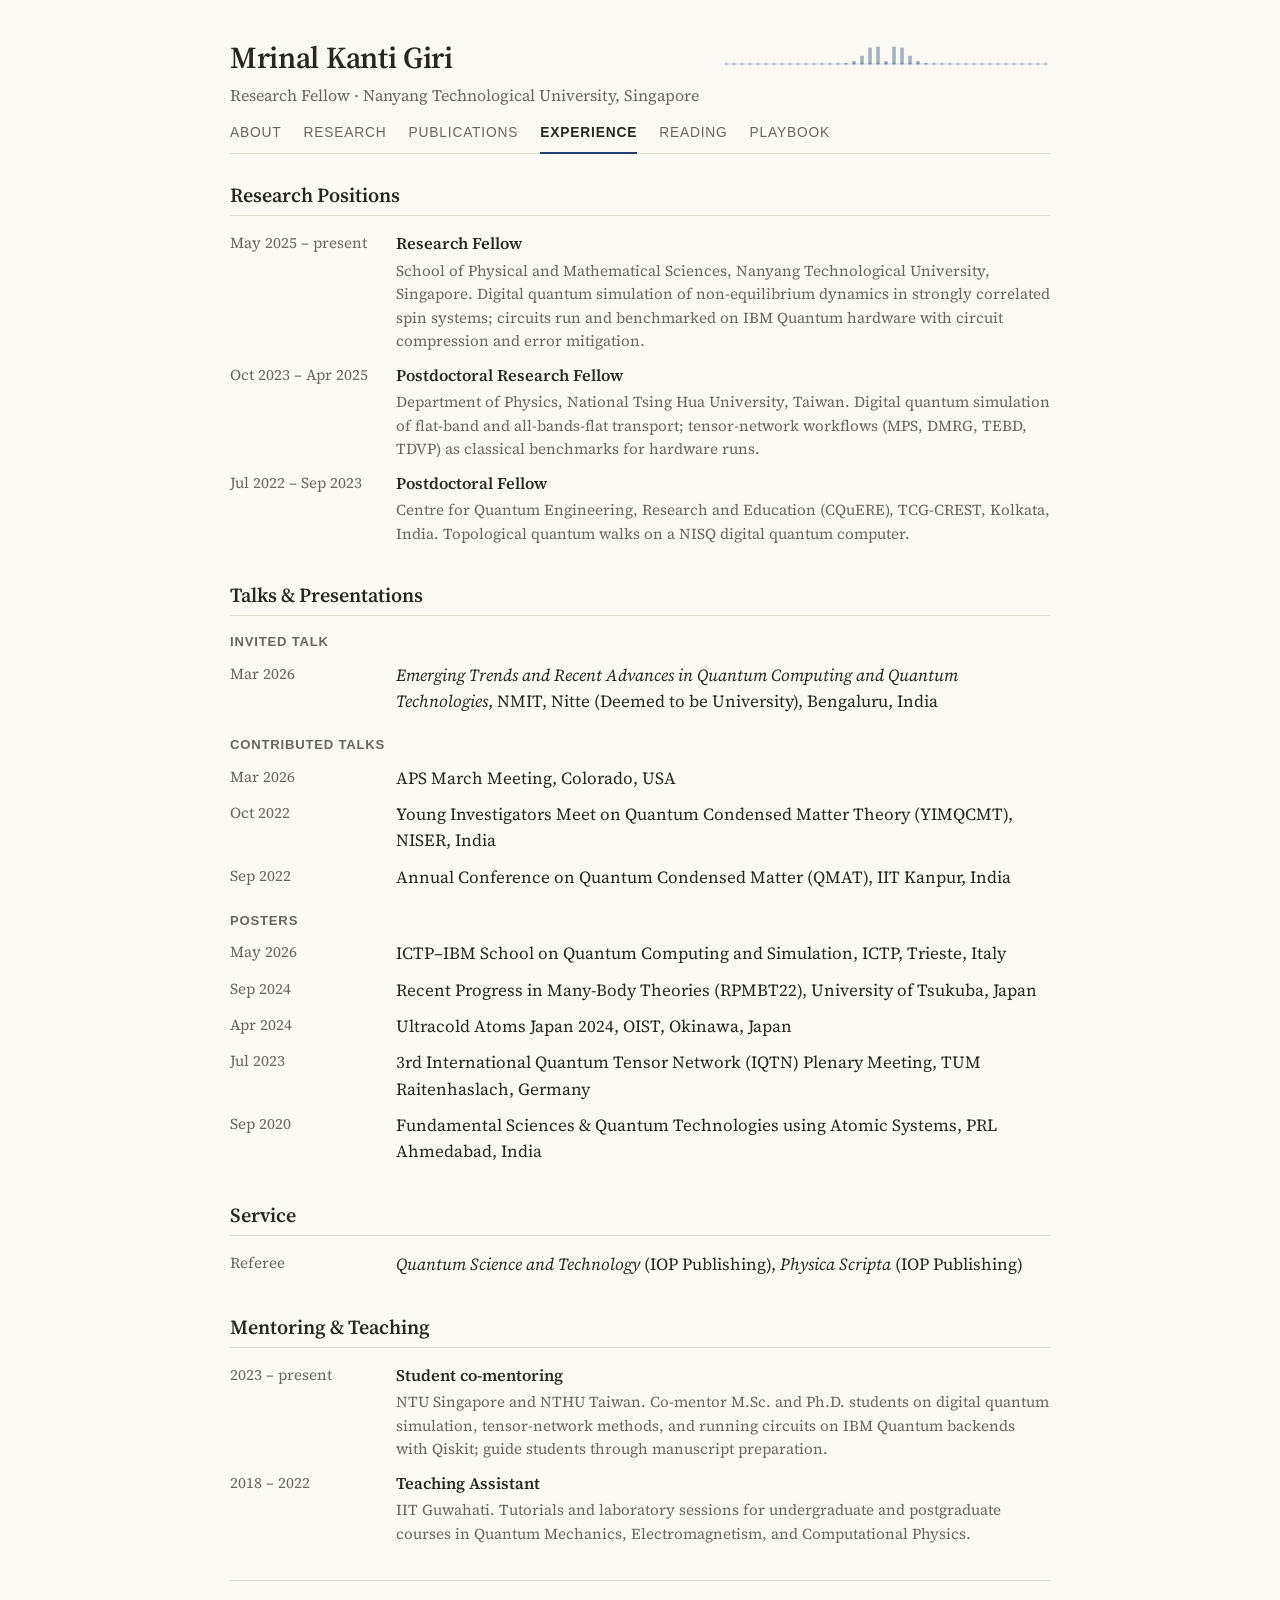
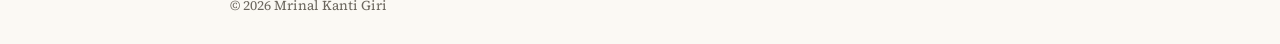
<file: experience.html>
<!DOCTYPE html>
<html lang="en">
<head>
<meta charset="UTF-8">
<meta name="viewport" content="width=device-width, initial-scale=1.0">
<title>Experience · Mrinal Kanti Giri</title>
<meta name="description" content="Research positions, talks, presentations, mentoring and teaching of Mrinal Kanti Giri (NTU Singapore, NTHU Taiwan, TCG-CREST India).">
<link rel="canonical" href="https://mrinal-phy.github.io/mrinal-kanti-giri.github.io/experience.html">
<link rel="icon" href="favicon.svg" type="image/svg+xml">
<link rel="preconnect" href="https://fonts.googleapis.com">
<link rel="preconnect" href="https://fonts.gstatic.com" crossorigin>
<link href="https://fonts.googleapis.com/css2?family=Source+Serif+4:ital,opsz,wght@0,8..60,400;0,8..60,600;1,8..60,400&family=Caveat:wght@600;700&display=swap" rel="stylesheet">
<link rel="stylesheet" href="style.css">
</head>
<body>
<div class="page">

<header>
<a class="site-name" href="index.html">Mrinal Kanti Giri</a>
<p class="site-tagline">Research Fellow · Nanyang Technological University, Singapore</p>
<nav aria-label="Main navigation">
<a href="index.html">About</a>
<a href="research.html">Research</a>
<a href="publications.html">Publications</a>
<a class="active" href="experience.html">Experience</a>
<a href="reading.html">Reading</a>
<a href="playbook.html">Playbook</a>
</nav>
</header>

<main>
<h2>Research Positions</h2>
<ul class="entries">
<li><span class="when">May 2025 – present</span><div><h3>Research Fellow</h3><p class="detail">School of Physical and Mathematical Sciences, Nanyang Technological University, Singapore. Digital quantum simulation of non-equilibrium dynamics in strongly correlated spin systems; circuits run and benchmarked on IBM Quantum hardware with circuit compression and error mitigation.</p></div></li>
<li><span class="when">Oct 2023 – Apr 2025</span><div><h3>Postdoctoral Research Fellow</h3><p class="detail">Department of Physics, National Tsing Hua University, Taiwan. Digital quantum simulation of flat-band and all-bands-flat transport; tensor-network workflows (MPS, DMRG, TEBD, TDVP) as classical benchmarks for hardware runs.</p></div></li>
<li><span class="when">Jul 2022 – Sep 2023</span><div><h3>Postdoctoral Fellow</h3><p class="detail">Centre for Quantum Engineering, Research and Education (CQuERE), TCG-CREST, Kolkata, India. Topological quantum walks on a NISQ digital quantum computer.</p></div></li>
</ul>

<h2>Talks &amp; Presentations</h2>
<h4>Invited talk</h4>
<ul class="entries">
<li><span class="when">Mar 2026</span><div><em>Emerging Trends and Recent Advances in Quantum Computing and Quantum Technologies</em>, NMIT, Nitte (Deemed to be University), Bengaluru, India</div></li>
</ul>
<h4>Contributed talks</h4>
<ul class="entries">
<li><span class="when">Mar 2026</span><div>APS March Meeting, Colorado, USA</div></li>
<li><span class="when">Oct 2022</span><div>Young Investigators Meet on Quantum Condensed Matter Theory (YIMQCMT), NISER, India</div></li>
<li><span class="when">Sep 2022</span><div>Annual Conference on Quantum Condensed Matter (QMAT), IIT Kanpur, India</div></li>
</ul>
<h4>Posters</h4>
<ul class="entries">
<li><span class="when">May 2026</span><div>ICTP–IBM School on Quantum Computing and Simulation, ICTP, Trieste, Italy</div></li>
<li><span class="when">Sep 2024</span><div>Recent Progress in Many-Body Theories (RPMBT22), University of Tsukuba, Japan</div></li>
<li><span class="when">Apr 2024</span><div>Ultracold Atoms Japan 2024, OIST, Okinawa, Japan</div></li>
<li><span class="when">Jul 2023</span><div>3rd International Quantum Tensor Network (IQTN) Plenary Meeting, TUM Raitenhaslach, Germany</div></li>
<li><span class="when">Sep 2020</span><div>Fundamental Sciences &amp; Quantum Technologies using Atomic Systems, PRL Ahmedabad, India</div></li>
</ul>

<h2>Service</h2>
<ul class="entries">
<li><span class="when">Referee</span><div><em>Quantum Science and Technology</em> (IOP Publishing), <em>Physica Scripta</em> (IOP Publishing)</div></li>
</ul>

<h2>Mentoring &amp; Teaching</h2>
<ul class="entries">
<li><span class="when">2023 – present</span><div><h3>Student co-mentoring</h3><p class="detail">NTU Singapore and NTHU Taiwan. Co-mentor M.Sc. and Ph.D. students on digital quantum simulation, tensor-network methods, and running circuits on IBM Quantum backends with Qiskit; guide students through manuscript preparation.</p></div></li>
<li><span class="when">2018 – 2022</span><div><h3>Teaching Assistant</h3><p class="detail">IIT Guwahati. Tutorials and laboratory sessions for undergraduate and postgraduate courses in Quantum Mechanics, Electromagnetism, and Computational Physics.</p></div></li>
</ul>
</main>

<footer>
<span>© 2026 Mrinal Kanti Giri</span>
</footer>

</div>
<script src="site.js" defer></script>
<script src="qside.js" defer></script>
<script src="qubi-scenes.js?v=20261016" defer></script>
<script src="qubi.js?v=20261016" defer></script>
</body>
</html>
</file>
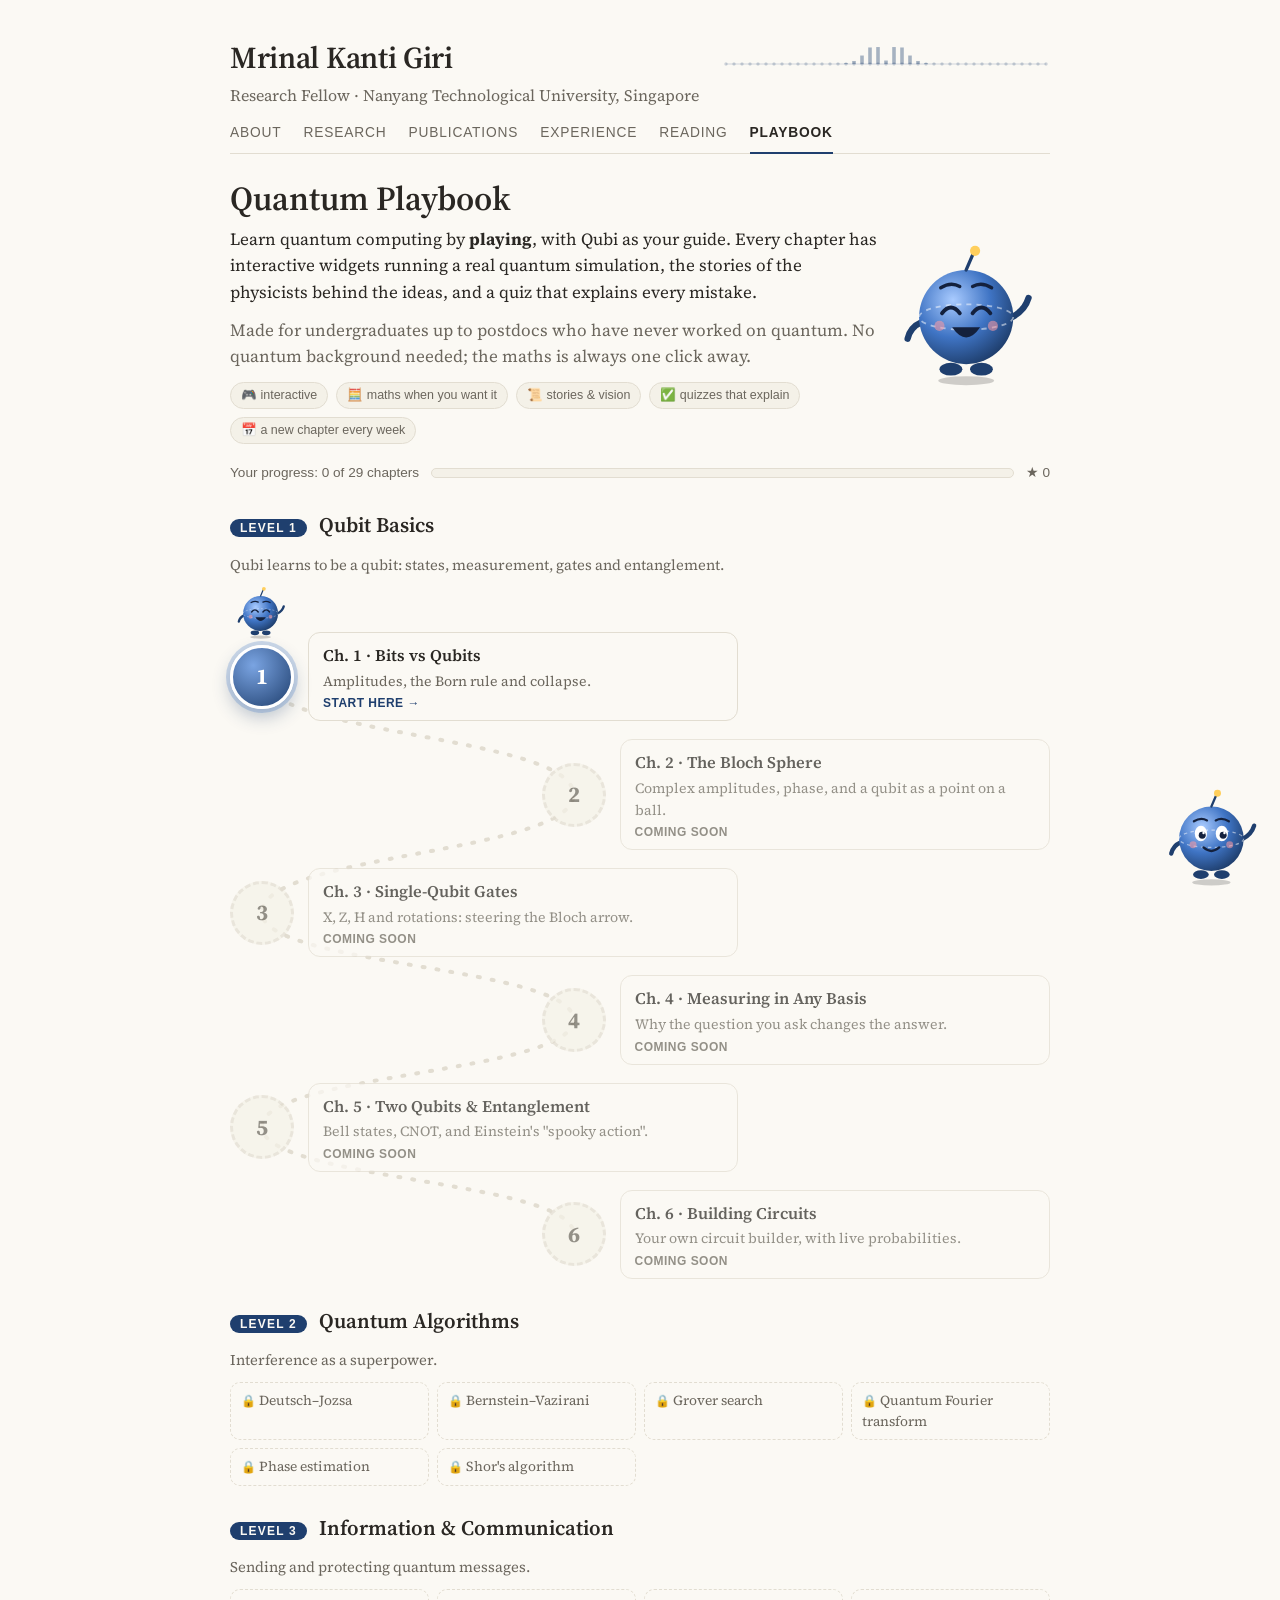
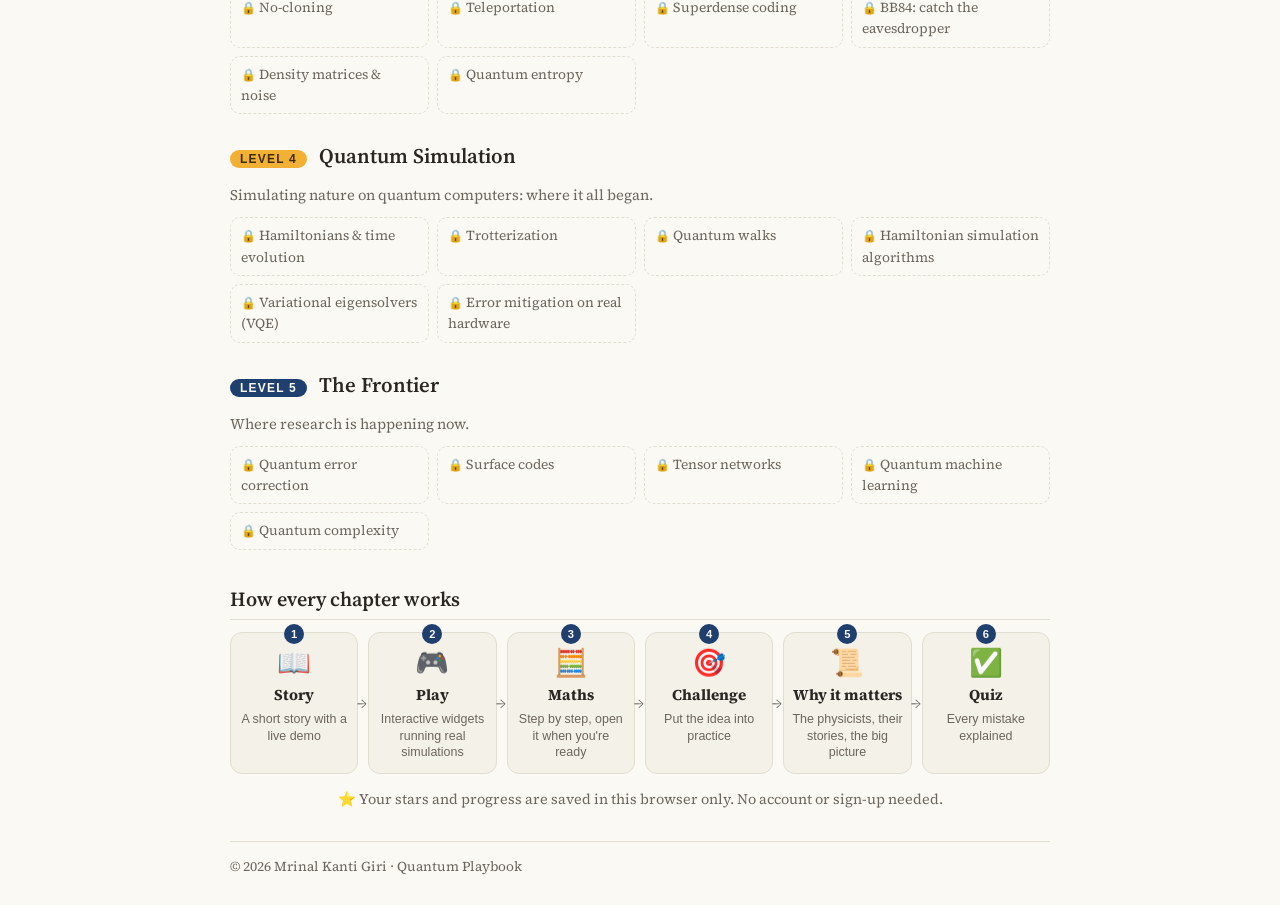
<file: playbook.html>
<!DOCTYPE html>
<html lang="en">
<head>
<meta charset="UTF-8">
<meta name="viewport" content="width=device-width, initial-scale=1.0">
<title>Quantum Playbook · Mrinal Kanti Giri</title>
<meta name="description" content="Quantum Playbook: learn quantum computing by playing, from your first qubit to Hamiltonian simulation. Interactive widgets, stories of the physicists, and quizzes that explain every mistake.">
<link rel="canonical" href="https://mrinal-phy.github.io/mrinal-kanti-giri.github.io/playbook.html">
<link rel="icon" href="favicon.svg" type="image/svg+xml">
<link rel="preconnect" href="https://fonts.googleapis.com">
<link rel="preconnect" href="https://fonts.gstatic.com" crossorigin>
<link href="https://fonts.googleapis.com/css2?family=Source+Serif+4:ital,opsz,wght@0,8..60,400;0,8..60,600;1,8..60,400&family=Caveat:wght@600;700&display=swap" rel="stylesheet">
<link rel="stylesheet" href="style.css">
<link rel="stylesheet" href="playbook/pb.css">
</head>
<body>
<div class="page">

<header>
<a class="site-name" href="index.html">Mrinal Kanti Giri</a>
<p class="site-tagline">Research Fellow · Nanyang Technological University, Singapore</p>
<nav aria-label="Main navigation">
<a href="index.html">About</a>
<a href="research.html">Research</a>
<a href="publications.html">Publications</a>
<a href="experience.html">Experience</a>
<a href="reading.html">Reading</a>
<a class="active" href="playbook.html">Playbook</a>
</nav>
</header>

<main>
<section class="pb-intro">
<div>
<h1>Quantum Playbook</h1>
<p>Learn quantum computing by <b>playing</b>, with Qubi as your guide. Every chapter has interactive widgets running a real quantum simulation, the stories of the physicists behind the ideas, and a quiz that explains every mistake.</p>
<p class="muted">Made for undergraduates up to postdocs who have never worked on quantum. No quantum background needed; the maths is always one click away.</p>
<div class="pb-badges"><span>🎮 interactive</span><span>🧮 maths when you want it</span><span>📜 stories &amp; vision</span><span>✅ quizzes that explain</span><span>📅 a new chapter every week</span></div>
</div>
<div class="qsay-face pb-hero" data-mood="excited"></div>
</section>

<div class="pb-progress"><span class="pb-progress-text">Your progress</span><div class="bar"><i style="width:0%"></i></div><span class="pb-stars-total"></span></div>

<div class="pb-map" id="pb-map"></div>

<section class="pb-how">
<h2>How every chapter works</h2>
<ol class="pb-steps">
<li><span class="ico">📖</span><b>Story</b><span>A short story with a live demo</span></li>
<li><span class="ico">🎮</span><b>Play</b><span>Interactive widgets running real simulations</span></li>
<li><span class="ico">🧮</span><b>Maths</b><span>Step by step, open it when you're ready</span></li>
<li><span class="ico">🎯</span><b>Challenge</b><span>Put the idea into practice</span></li>
<li><span class="ico">📜</span><b>Why it matters</b><span>The physicists, their stories, the big picture</span></li>
<li><span class="ico">✅</span><b>Quiz</b><span>Every mistake explained</span></li>
</ol>
<p class="pb-how-note">⭐ Your stars and progress are saved in this browser only. No account or sign-up needed.</p>
</section>
</main>

<footer>
<span>© 2026 Mrinal Kanti Giri · Quantum Playbook</span>
</footer>

</div>

<script>
// Curriculum. "ready: true" chapters are published; the rest show as coming soon.
var PB_LEVELS = [
  { n: 1, title: 'Qubit Basics', blurb: 'Qubi learns to be a qubit: states, measurement, gates and entanglement.', chapters: [
    { id: 'ch1', href: 'playbook/ch1-qubits.html', title: 'Bits vs Qubits', blurb: 'Amplitudes, the Born rule and collapse.', ready: true },
    { id: 'ch2', title: 'The Bloch Sphere', blurb: 'Complex amplitudes, phase, and a qubit as a point on a ball.' },
    { id: 'ch3', title: 'Single-Qubit Gates', blurb: 'X, Z, H and rotations: steering the Bloch arrow.' },
    { id: 'ch4', title: 'Measuring in Any Basis', blurb: 'Why the question you ask changes the answer.' },
    { id: 'ch5', title: 'Two Qubits & Entanglement', blurb: 'Bell states, CNOT, and Einstein\'s "spooky action".' },
    { id: 'ch6', title: 'Building Circuits', blurb: 'Your own circuit builder, with live probabilities.' }
  ] },
  { n: 2, title: 'Quantum Algorithms', blurb: 'Interference as a superpower.', locked: ['Deutsch–Jozsa', 'Bernstein–Vazirani', 'Grover search', 'Quantum Fourier transform', 'Phase estimation', 'Shor\'s algorithm'] },
  { n: 3, title: 'Information & Communication', blurb: 'Sending and protecting quantum messages.', locked: ['No-cloning', 'Teleportation', 'Superdense coding', 'BB84: catch the eavesdropper', 'Density matrices & noise', 'Quantum entropy'] },
  { n: 4, title: 'Quantum Simulation', blurb: 'Simulating nature on quantum computers: where it all began.', special: true, locked: ['Hamiltonians & time evolution', 'Trotterization', 'Quantum walks', 'Hamiltonian simulation algorithms', 'Variational eigensolvers (VQE)', 'Error mitigation on real hardware'] },
  { n: 5, title: 'The Frontier', blurb: 'Where research is happening now.', locked: ['Quantum error correction', 'Surface codes', 'Tensor networks', 'Quantum machine learning', 'Quantum complexity'] }
];

(function () {
  var prog = {};
  try { prog = JSON.parse(localStorage.getItem('pb-progress') || '{}'); } catch (e) {}
  var map = document.getElementById('pb-map'), current = null, total = 0, done = 0, stars = 0;
  PB_LEVELS.forEach(function (L) {
    var sec = document.createElement('section');
    sec.className = 'pb-level' + (L.special ? ' special' : '');
    sec.innerHTML = '<div class="pb-level-head"><span class="lvl">Level ' + L.n + '</span><h2>' + L.title + '</h2><p>' + L.blurb + '</p></div>';
    if (L.chapters) {
      var ol = document.createElement('ol'); ol.className = 'pb-path';
      L.chapters.forEach(function (c, i) {
        total++;
        var p = prog[c.id], li = document.createElement('li');
        var state = p ? 'done' : c.ready ? 'available' : 'soon';
        if (p) { done++; stars += p.stars || 0; }
        if (!current && c.ready && !p) current = li;
        li.className = 'pb-node ' + state;
        var st = state === 'done' ? '★★★'.slice(0, p.stars) + '☆☆☆'.slice(p.stars) + '  ·  ' + p.score + '/' + p.total + ' in the quiz'
               : state === 'available' ? 'START HERE →' : 'COMING SOON';
        var inner = '<h3>Ch. ' + (i + 1) + ' · ' + c.title + '</h3><p>' + c.blurb + '</p><span class="st">' + st + '</span>';
        li.innerHTML = '<div class="pb-dot">' + (state === 'done' ? '✓' : i + 1) + '</div>' +
          (c.ready ? '<a class="pb-card" href="' + c.href + '">' + inner + '</a>' : '<div class="pb-card">' + inner + '</div>');
        ol.appendChild(li);
      });
      sec.appendChild(ol);
    } else {
      total += L.locked.length;
      var g = document.createElement('div'); g.className = 'pb-locked';
      L.locked.forEach(function (t) { var s = document.createElement('span'); s.textContent = t; g.appendChild(s); });
      sec.appendChild(g);
    }
    map.appendChild(sec);
  });
  document.querySelector('.pb-progress .bar i').style.width = (done / total * 100) + '%';
  document.querySelector('.pb-progress-text').textContent = 'Your progress: ' + done + ' of ' + total + ' chapters';
  document.querySelector('.pb-stars-total').textContent = '★ ' + stars;

  // dotted path connecting the chapter dots
  function drawPaths() {
    document.querySelectorAll('.pb-path').forEach(function (ol) {
      var old = ol.querySelector('.pb-path-svg'); if (old) old.remove();
      var dots = [].slice.call(ol.querySelectorAll('.pb-dot')), r0 = ol.getBoundingClientRect();
      var pts = dots.map(function (d) { var r = d.getBoundingClientRect(); return [r.left - r0.left + r.width / 2, r.top - r0.top + r.height / 2]; });
      var d = 'M' + pts[0][0] + ' ' + pts[0][1];
      for (var i = 1; i < pts.length; i++) {
        var a = pts[i - 1], b = pts[i], my = (a[1] + b[1]) / 2;
        d += ' C' + a[0] + ' ' + my + ' ' + b[0] + ' ' + my + ' ' + b[0] + ' ' + b[1];
      }
      ol.insertAdjacentHTML('afterbegin', '<svg class="pb-path-svg" aria-hidden="true"><path d="' + d + '"/></svg>');
    });
  }
  window.addEventListener('load', drawPaths);
  window.addEventListener('resize', drawPaths);

  // Qubi stands on the next chapter to play
  function placeQubi() {
    if (!window.QubiAPI) return;
    document.querySelector('.pb-hero').innerHTML = QubiAPI.svg();
    if (current) {
      var h = document.createElement('div'); h.className = 'pb-here'; h.setAttribute('data-mood', 'excited');
      h.innerHTML = QubiAPI.svg(); current.appendChild(h);
    }
  }
  if (document.readyState === 'complete') placeQubi(); else window.addEventListener('load', placeQubi);
})();
</script>
<script src="site.js" defer></script>
<script src="qubi.js?v=20261016" defer></script>
</body>
</html>
</file>
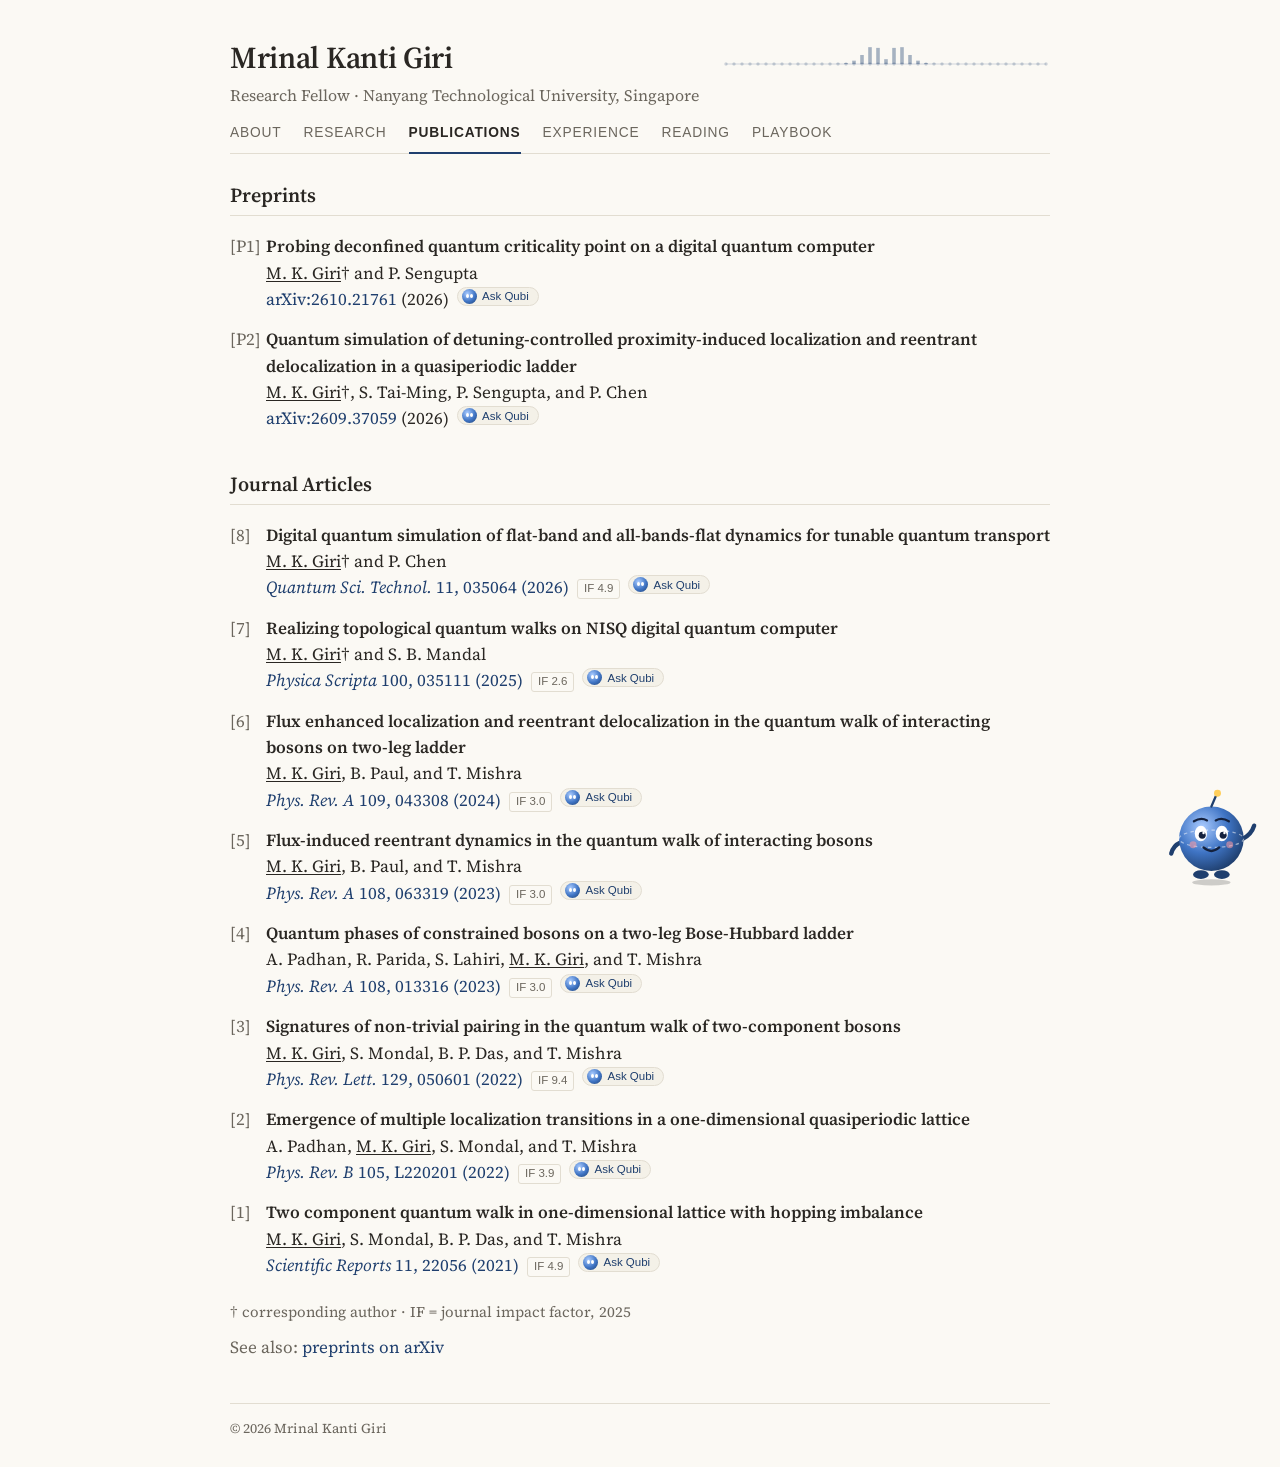
<file: publications.html>
<!DOCTYPE html>
<html lang="en">
<head>
<meta charset="UTF-8">
<meta name="viewport" content="width=device-width, initial-scale=1.0">
<title>Publications · Mrinal Kanti Giri</title>
<meta name="description" content="Publications of Mrinal Kanti Giri: Physical Review Letters, Physical Review A/B, Quantum Science and Technology, Physica Scripta, Scientific Reports, and arXiv preprints.">
<link rel="canonical" href="https://mrinal-phy.github.io/mrinal-kanti-giri.github.io/publications.html">
<link rel="icon" href="favicon.svg" type="image/svg+xml">
<link rel="preconnect" href="https://fonts.googleapis.com">
<link rel="preconnect" href="https://fonts.gstatic.com" crossorigin>
<link href="https://fonts.googleapis.com/css2?family=Source+Serif+4:ital,opsz,wght@0,8..60,400;0,8..60,600;1,8..60,400&family=Caveat:wght@600;700&display=swap" rel="stylesheet">
<link rel="stylesheet" href="style.css">
</head>
<body>
<div class="page">

<header>
<a class="site-name" href="index.html">Mrinal Kanti Giri</a>
<p class="site-tagline">Research Fellow · Nanyang Technological University, Singapore</p>
<nav aria-label="Main navigation">
<a href="index.html">About</a>
<a href="research.html">Research</a>
<a class="active" href="publications.html">Publications</a>
<a href="experience.html">Experience</a>
<a href="reading.html">Reading</a>
<a href="playbook.html">Playbook</a>
</nav>
</header>

<main>
<h2>Preprints</h2>
<ol class="pubs preprints">
<li>
<span class="title">Probing deconfined quantum criticality point on a digital quantum computer</span><br>
<span class="me">M. K. Giri</span>† and P. Sengupta<br>
<a href="https://arxiv.org/abs/2610.21761" target="_blank" rel="noopener">arXiv:2610.21761</a> (2026)
</li>
<li>
<span class="title">Quantum simulation of detuning-controlled proximity-induced localization and reentrant delocalization in a quasiperiodic ladder</span><br>
<span class="me">M. K. Giri</span>†, S. Tai-Ming, P. Sengupta, and P. Chen<br>
<a href="https://arxiv.org/abs/2609.37059" target="_blank" rel="noopener">arXiv:2609.37059</a> (2026)
</li>
</ol>

<h2>Journal Articles</h2>
<!-- When adding a paper at the top, raise counter-reset in style.css (.pubs) to the new total + 1 -->
<ol class="pubs">
<li>
<span class="title">Digital quantum simulation of flat-band and all-bands-flat dynamics for tunable quantum transport</span><br>
<span class="me">M. K. Giri</span>† and P. Chen<br>
<a href="https://doi.org/10.1088/2058-9565/ae9007" target="_blank" rel="noopener"><span class="venue">Quantum Sci. Technol.</span> 11, 035064 (2026)</a> <span class="if">IF 4.9</span>
</li>
<li>
<span class="title">Realizing topological quantum walks on NISQ digital quantum computer</span><br>
<span class="me">M. K. Giri</span>† and S. B. Mandal<br>
<a href="https://doi.org/10.1088/1402-4896/adb244" target="_blank" rel="noopener"><span class="venue">Physica Scripta</span> 100, 035111 (2025)</a> <span class="if">IF 2.6</span>
</li>
<li>
<span class="title">Flux enhanced localization and reentrant delocalization in the quantum walk of interacting bosons on two-leg ladder</span><br>
<span class="me">M. K. Giri</span>, B. Paul, and T. Mishra<br>
<a href="https://doi.org/10.1103/PhysRevA.109.043308" target="_blank" rel="noopener"><span class="venue">Phys. Rev. A</span> 109, 043308 (2024)</a> <span class="if">IF 3.0</span>
</li>
<li>
<span class="title">Flux-induced reentrant dynamics in the quantum walk of interacting bosons</span><br>
<span class="me">M. K. Giri</span>, B. Paul, and T. Mishra<br>
<a href="https://doi.org/10.1103/PhysRevA.108.063319" target="_blank" rel="noopener"><span class="venue">Phys. Rev. A</span> 108, 063319 (2023)</a> <span class="if">IF 3.0</span>
</li>
<li>
<span class="title">Quantum phases of constrained bosons on a two-leg Bose-Hubbard ladder</span><br>
A. Padhan, R. Parida, S. Lahiri, <span class="me">M. K. Giri</span>, and T. Mishra<br>
<a href="https://doi.org/10.1103/PhysRevA.108.013316" target="_blank" rel="noopener"><span class="venue">Phys. Rev. A</span> 108, 013316 (2023)</a> <span class="if">IF 3.0</span>
</li>
<li>
<span class="title">Signatures of non-trivial pairing in the quantum walk of two-component bosons</span><br>
<span class="me">M. K. Giri</span>, S. Mondal, B. P. Das, and T. Mishra<br>
<a href="https://doi.org/10.1103/PhysRevLett.129.050601" target="_blank" rel="noopener"><span class="venue">Phys. Rev. Lett.</span> 129, 050601 (2022)</a> <span class="if">IF 9.4</span>
</li>
<li>
<span class="title">Emergence of multiple localization transitions in a one-dimensional quasiperiodic lattice</span><br>
A. Padhan, <span class="me">M. K. Giri</span>, S. Mondal, and T. Mishra<br>
<a href="https://doi.org/10.1103/PhysRevB.105.L220201" target="_blank" rel="noopener"><span class="venue">Phys. Rev. B</span> 105, L220201 (2022)</a> <span class="if">IF 3.9</span>
</li>
<li>
<span class="title">Two component quantum walk in one-dimensional lattice with hopping imbalance</span><br>
<span class="me">M. K. Giri</span>, S. Mondal, B. P. Das, and T. Mishra<br>
<a href="https://doi.org/10.1038/s41598-021-01230-5" target="_blank" rel="noopener"><span class="venue">Scientific Reports</span> 11, 22056 (2021)</a> <span class="if">IF 4.9</span>
</li>
</ol>
<p class="pub-note" style="margin-top:16px">† corresponding author · IF = journal impact factor, 2025</p>
<p class="muted">See also: <a href="https://arxiv.org/search/?query=Mrinal+Kanti+Giri&amp;searchtype=author" target="_blank" rel="noopener">preprints on arXiv</a></p>
</main>

<footer>
<span>© 2026 Mrinal Kanti Giri</span>
</footer>

</div>
<script src="site.js" defer></script>
<script src="qside.js" defer></script>
<script src="qubi-scenes.js?v=20261016" defer></script>
<script src="qubi.js?v=20261016" defer></script>
</body>
</html>
</file>
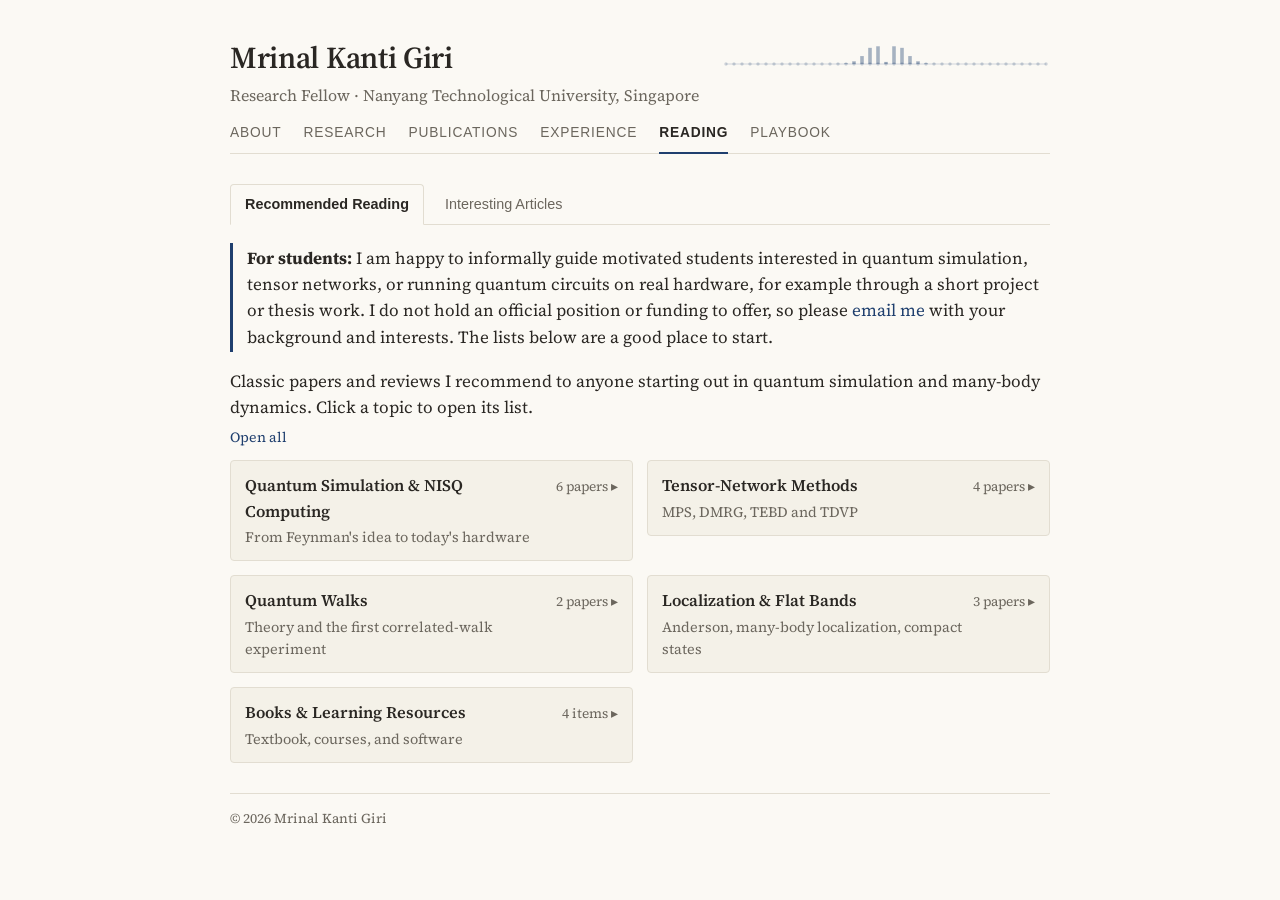
<file: reading.html>
<!DOCTYPE html>
<html lang="en">
<head>
<meta charset="UTF-8">
<meta name="viewport" content="width=device-width, initial-scale=1.0">
<title>Reading · Mrinal Kanti Giri</title>
<meta name="description" content="Recommended reading and interesting recent articles on quantum simulation, NISQ computing, tensor networks, quantum walks, and localization, curated by Mrinal Kanti Giri.">
<link rel="canonical" href="https://mrinal-phy.github.io/mrinal-kanti-giri.github.io/reading.html">
<link rel="icon" href="favicon.svg" type="image/svg+xml">
<link rel="preconnect" href="https://fonts.googleapis.com">
<link rel="preconnect" href="https://fonts.gstatic.com" crossorigin>
<link href="https://fonts.googleapis.com/css2?family=Source+Serif+4:ital,opsz,wght@0,8..60,400;0,8..60,600;1,8..60,400&family=Caveat:wght@600;700&display=swap" rel="stylesheet">
<link rel="stylesheet" href="style.css">
<script>document.documentElement.classList.add('js');</script>
</head>
<body>
<div class="page">

<header>
<a class="site-name" href="index.html">Mrinal Kanti Giri</a>
<p class="site-tagline">Research Fellow · Nanyang Technological University, Singapore</p>
<nav aria-label="Main navigation">
<a href="index.html">About</a>
<a href="research.html">Research</a>
<a href="publications.html">Publications</a>
<a href="experience.html">Experience</a>
<a class="active" href="reading.html">Reading</a>
<a href="playbook.html">Playbook</a>
</nav>
</header>

<main>
<div class="tabs" role="tablist" aria-label="Reading lists">
<button class="tab" role="tab" id="tab-recommended" aria-controls="recommended" aria-selected="true">Recommended Reading</button>
<button class="tab" role="tab" id="tab-articles" aria-controls="articles" aria-selected="false">Interesting Articles</button>
</div>

<!-- ============ Tab 1: Recommended reading ============ -->
<section class="tab-panel" id="recommended" role="tabpanel" aria-labelledby="tab-recommended">
<p class="student-note"><strong>For students:</strong> I am happy to informally guide motivated students interested in quantum simulation, tensor networks, or running quantum circuits on real hardware, for example through a short project or thesis work. I do not hold an official position or funding to offer, so please <a href="mailto:mrinalphy333@gmail.com">email me</a> with your background and interests. The lists below are a good place to start.</p>
<p>Classic papers and reviews I recommend to anyone starting out in quantum simulation and many-body dynamics. Click a topic to open its list.</p>
<p class="topic-tools"><button type="button" data-toggle-all>Open all</button></p>

<div class="topic-grid">

<details class="topic">
<summary><span><h3>Quantum Simulation &amp; NISQ Computing</h3><span class="blurb">From Feynman's idea to today's hardware</span></span><span class="count">6 papers</span></summary>
<ul class="reading">
<li><a href="https://doi.org/10.1007/BF02650179" target="_blank" rel="noopener">Simulating physics with computers</a><br>
<span class="cite">R. P. Feynman, <em>Int. J. Theor. Phys.</em> 21, 467 (1982)</span><br>
<span class="why">Where the idea of a quantum simulator began.</span></li>
<li><a href="https://doi.org/10.1126/science.273.5278.1073" target="_blank" rel="noopener">Universal quantum simulators</a><br>
<span class="cite">S. Lloyd, <em>Science</em> 273, 1073 (1996)</span><br>
<span class="why">Shows that local Hamiltonians can be simulated efficiently with Trotterized circuits, the basis of digital quantum simulation.</span></li>
<li><a href="https://doi.org/10.1103/RevModPhys.86.153" target="_blank" rel="noopener">Quantum simulation</a><br>
<span class="cite">I. M. Georgescu, S. Ashhab, and F. Nori, <em>Rev. Mod. Phys.</em> 86, 153 (2014)</span><br>
<span class="why">A broad review of analog and digital quantum simulation.</span></li>
<li><a href="https://doi.org/10.22331/q-2018-08-06-79" target="_blank" rel="noopener">Quantum computing in the NISQ era and beyond</a><br>
<span class="cite">J. Preskill, <em>Quantum</em> 2, 79 (2018)</span><br>
<span class="why">The paper that named the NISQ era and set out what near-term devices can do.</span></li>
<li><a href="https://doi.org/10.1103/PhysRevLett.119.180509" target="_blank" rel="noopener">Error mitigation for short-depth quantum circuits</a><br>
<span class="cite">K. Temme, S. Bravyi, and J. M. Gambetta, <em>Phys. Rev. Lett.</em> 119, 180509 (2017)</span><br>
<span class="why">Introduces zero-noise extrapolation, now standard in hardware experiments.</span></li>
<li><a href="https://doi.org/10.1038/s41586-023-06096-3" target="_blank" rel="noopener">Evidence for the utility of quantum computing before fault tolerance</a><br>
<span class="cite">Y. Kim <em>et al.</em>, <em>Nature</em> 618, 500 (2023)</span><br>
<span class="why">Large-scale many-body dynamics on an IBM processor with error mitigation.</span></li>
</ul>
</details>

<details class="topic">
<summary><span><h3>Tensor-Network Methods</h3><span class="blurb">MPS, DMRG, TEBD and TDVP</span></span><span class="count">4 papers</span></summary>
<ul class="reading">
<li><a href="https://doi.org/10.1016/j.aop.2014.06.013" target="_blank" rel="noopener">A practical introduction to tensor networks: Matrix product states and projected entangled pair states</a><br>
<span class="cite">R. Orús, <em>Ann. Phys.</em> 349, 117 (2014)</span><br>
<span class="why">The friendliest entry point to tensor networks.</span></li>
<li><a href="https://doi.org/10.1016/j.aop.2010.09.012" target="_blank" rel="noopener">The density-matrix renormalization group in the age of matrix product states</a><br>
<span class="cite">U. Schollwöck, <em>Ann. Phys.</em> 326, 96 (2011)</span><br>
<span class="why">The standard reference for DMRG and MPS algorithms.</span></li>
<li><a href="https://doi.org/10.1103/PhysRevLett.93.040502" target="_blank" rel="noopener">Efficient simulation of one-dimensional quantum many-body systems</a><br>
<span class="cite">G. Vidal, <em>Phys. Rev. Lett.</em> 93, 040502 (2004)</span><br>
<span class="why">Introduces TEBD for real-time evolution.</span></li>
<li><a href="https://doi.org/10.1103/PhysRevB.94.165116" target="_blank" rel="noopener">Unifying time evolution and optimization with matrix product states</a><br>
<span class="cite">J. Haegeman <em>et al.</em>, <em>Phys. Rev. B</em> 94, 165116 (2016)</span><br>
<span class="why">The TDVP algorithm for MPS.</span></li>
</ul>
</details>

<details class="topic">
<summary><span><h3>Quantum Walks</h3><span class="blurb">Theory and the first correlated-walk experiment</span></span><span class="count">2 papers</span></summary>
<ul class="reading">
<li><a href="https://doi.org/10.1103/PhysRevLett.102.180501" target="_blank" rel="noopener">Universal computation by quantum walk</a><br>
<span class="cite">A. M. Childs, <em>Phys. Rev. Lett.</em> 102, 180501 (2009)</span><br>
<span class="why">Why continuous-time quantum walks matter for computation.</span></li>
<li><a href="https://doi.org/10.1126/science.1260364" target="_blank" rel="noopener">Strongly correlated quantum walks in optical lattices</a><br>
<span class="cite">P. M. Preiss <em>et al.</em>, <em>Science</em> 347, 1229 (2015)</span><br>
<span class="why">Experiment showing interacting two-particle quantum walks and bound pairs.</span></li>
</ul>
</details>

<details class="topic">
<summary><span><h3>Localization &amp; Flat Bands</h3><span class="blurb">Anderson, many-body localization, compact states</span></span><span class="count">3 papers</span></summary>
<ul class="reading">
<li><a href="https://doi.org/10.1103/PhysRev.109.1492" target="_blank" rel="noopener">Absence of diffusion in certain random lattices</a><br>
<span class="cite">P. W. Anderson, <em>Phys. Rev.</em> 109, 1492 (1958)</span><br>
<span class="why">The original paper on Anderson localization.</span></li>
<li><a href="https://doi.org/10.1103/RevModPhys.91.021001" target="_blank" rel="noopener">Colloquium: Many-body localization, thermalization, and entanglement</a><br>
<span class="cite">D. A. Abanin, E. Altman, I. Bloch, and M. Serbyn, <em>Rev. Mod. Phys.</em> 91, 021001 (2019)</span><br>
<span class="why">A readable overview of localization in interacting systems.</span></li>
<li><a href="https://doi.org/10.1080/23746149.2018.1473052" target="_blank" rel="noopener">Artificial flat band systems: from lattice models to experiments</a><br>
<span class="cite">D. Leykam, A. Andreanov, and S. Flach, <em>Adv. Phys. X</em> 3, 1473052 (2018)</span><br>
<span class="why">Compact localized states and flat-band lattices.</span></li>
</ul>
</details>

<details class="topic">
<summary><span><h3>Books &amp; Learning Resources</h3><span class="blurb">Textbook, courses, and software</span></span><span class="count">4 items</span></summary>
<ul class="reading">
<li><a href="https://doi.org/10.1017/CBO9780511976667" target="_blank" rel="noopener">Quantum Computation and Quantum Information</a>, M. A. Nielsen and I. L. Chuang (Cambridge University Press)<br>
<span class="why">The standard textbook.</span></li>
<li><a href="https://quantum.cloud.ibm.com/learning" target="_blank" rel="noopener">IBM Quantum Learning</a><br>
<span class="why">Free hands-on courses on Qiskit and running circuits on real hardware.</span></li>
<li><a href="https://scipost.org/SciPostPhysLectNotes.5" target="_blank" rel="noopener">Efficient numerical simulations with tensor networks: TeNPy</a>, J. Hauschild and F. Pollmann, <em>SciPost Phys. Lect. Notes</em> 5 (2018)<br>
<span class="why">Lecture notes with a practical Python library (<a href="https://tenpy.readthedocs.io" target="_blank" rel="noopener">TeNPy</a>); see also <a href="https://itensor.org" target="_blank" rel="noopener">ITensor</a>.</span></li>
<li>New papers daily: <a href="https://arxiv.org/list/quant-ph/new" target="_blank" rel="noopener">arXiv quant-ph</a> · <a href="https://arxiv.org/list/cond-mat.quant-gas/new" target="_blank" rel="noopener">cond-mat.quant-gas</a></li>
</ul>
</details>

</div>
</section>

<!-- ============ Tab 2: Interesting articles ============ -->
<section class="tab-panel" id="articles" role="tabpanel" aria-labelledby="tab-articles">
<p>Recent papers I found exciting: milestones in quantum hardware and many-body experiments on quantum processors. Click a topic to open its list.</p>
<p class="topic-tools"><button type="button" data-toggle-all>Open all</button></p>

<div class="topic-grid">

<details class="topic">
<summary><span><h3>Quantum Hardware Milestones</h3><span class="blurb">Error correction and logical qubits</span></span><span class="count">3 papers</span></summary>
<ul class="reading">
<li><a href="https://doi.org/10.1038/s41586-024-08449-y" target="_blank" rel="noopener">Quantum error correction below the surface code threshold</a><br>
<span class="cite">Google Quantum AI and Collaborators, <em>Nature</em> 638, 920 (2025)</span><br>
<span class="why">Logical error rates that fall as the code grows: a key step towards fault tolerance.</span></li>
<li><a href="https://doi.org/10.1038/s41586-023-06927-3" target="_blank" rel="noopener">Logical quantum processor based on reconfigurable atom arrays</a><br>
<span class="cite">D. Bluvstein <em>et al.</em>, <em>Nature</em> 626, 58 (2024)</span><br>
<span class="why">Algorithms run on dozens of logical qubits with neutral atoms.</span></li>
<li><a href="https://doi.org/10.1038/s41586-024-07998-6" target="_blank" rel="noopener">Phase transitions in random circuit sampling</a><br>
<span class="cite">A. Morvan <em>et al.</em>, <em>Nature</em> 634, 328 (2024)</span><br>
<span class="why">Shows when noise wins and when a quantum processor stays beyond classical reach.</span></li>
</ul>
</details>

<details class="topic">
<summary><span><h3>Many-Body Physics on Quantum Processors</h3><span class="blurb">New phases and bound states on real devices</span></span><span class="count">3 papers</span></summary>
<ul class="reading">
<li><a href="https://doi.org/10.1038/s41586-021-04257-w" target="_blank" rel="noopener">Time-crystalline eigenstate order on a quantum processor</a><br>
<span class="cite">X. Mi <em>et al.</em>, <em>Nature</em> 601, 531 (2022)</span><br>
<span class="why">A discrete time crystal realized on a superconducting chip.</span></li>
<li><a href="https://doi.org/10.1038/s41586-022-05348-y" target="_blank" rel="noopener">Formation of robust bound states of interacting microwave photons</a><br>
<span class="cite">A. Morvan <em>et al.</em>, <em>Nature</em> 612, 240 (2022)</span><br>
<span class="why">Interacting photons form bound states that survive integrability breaking, closely related to pairing in quantum walks.</span></li>
<li><a href="https://doi.org/10.1038/s41586-023-06505-7" target="_blank" rel="noopener">Measurement-induced entanglement and teleportation on a noisy quantum processor</a><br>
<span class="cite">Google Quantum AI and Collaborators, <em>Nature</em> 622, 481 (2023)</span><br>
<span class="why">Measurement-induced phases observed directly on hardware.</span></li>
</ul>
</details>

<details class="topic">
<summary><span><h3>Quantum Walks on Superconducting Qubits</h3><span class="blurb">Correlated walks on programmable chips</span></span><span class="count">2 papers</span></summary>
<ul class="reading">
<li><a href="https://doi.org/10.1126/science.aaw1611" target="_blank" rel="noopener">Strongly correlated quantum walks with a 12-qubit superconducting processor</a><br>
<span class="cite">Z. Yan <em>et al.</em>, <em>Science</em> 364, 753 (2019)</span><br>
<span class="why">Interacting two-particle walks and fermionization on a qubit chain.</span></li>
<li><a href="https://doi.org/10.1126/science.abg7812" target="_blank" rel="noopener">Quantum walks on a programmable two-dimensional 62-qubit superconducting processor</a><br>
<span class="cite">M. Gong <em>et al.</em>, <em>Science</em> 372, 948 (2021)</span><br>
<span class="why">Single- and two-particle walks in two dimensions with interference control.</span></li>
</ul>
</details>

<details class="topic">
<summary><span><h3>Quantum vs. Classical Simulation</h3><span class="blurb">Where is the real quantum advantage?</span></span><span class="count">3 papers</span></summary>
<ul class="reading">
<li><a href="https://doi.org/10.1038/s41586-022-04940-6" target="_blank" rel="noopener">Practical quantum advantage in quantum simulation</a><br>
<span class="cite">A. J. Daley <em>et al.</em>, <em>Nature</em> 607, 667 (2022)</span><br>
<span class="why">A clear perspective on where quantum simulators can beat classical methods.</span></li>
<li><a href="https://doi.org/10.1103/PRXQuantum.5.010308" target="_blank" rel="noopener">Efficient tensor network simulation of IBM's Eagle kicked Ising experiment</a><br>
<span class="cite">J. Tindall <em>et al.</em>, <em>PRX Quantum</em> 5, 010308 (2024)</span><br>
<span class="why">Tensor networks reproduce IBM's 127-qubit "utility" experiment on a laptop.</span></li>
<li><a href="https://doi.org/10.1126/sciadv.adk4321" target="_blank" rel="noopener">Fast and converged classical simulations of evidence for the utility of quantum computing before fault tolerance</a><br>
<span class="cite">T. Begušić <em>et al.</em>, <em>Sci. Adv.</em> 10, eadk4321 (2024)</span><br>
<span class="why">Another classical answer to the same experiment, using Pauli-path methods.</span></li>
</ul>
</details>

</div>
</section>
</main>

<footer>
<span>© 2026 Mrinal Kanti Giri</span>
</footer>

</div>

<script>
// Tabs: show one panel at a time; #articles in the URL opens the second tab
(function () {
  var tabs = document.querySelectorAll('.tab');
  function select(id) {
    tabs.forEach(function (t) {
      var on = t.getAttribute('aria-controls') === id;
      t.setAttribute('aria-selected', on);
      document.getElementById(t.getAttribute('aria-controls')).hidden = !on;
    });
  }
  tabs.forEach(function (t) {
    t.addEventListener('click', function () {
      var id = t.getAttribute('aria-controls');
      select(id);
      history.replaceState(null, '', '#' + id);
    });
  });
  select(location.hash === '#articles' ? 'articles' : 'recommended');

  // "Open all" / "Close all" for the cards in each panel
  document.querySelectorAll('[data-toggle-all]').forEach(function (btn) {
    btn.addEventListener('click', function () {
      var cards = btn.closest('.tab-panel').querySelectorAll('details.topic');
      var open = btn.textContent === 'Open all';
      cards.forEach(function (d) { d.open = open; });
      btn.textContent = open ? 'Close all' : 'Open all';
    });
  });
})();
</script>
<script src="site.js" defer></script>
<script src="qside.js" defer></script>
<script src="qubi-scenes.js?v=20261016" defer></script>
<script src="qubi.js?v=20261016" defer></script>
</body>
</html>
</file>
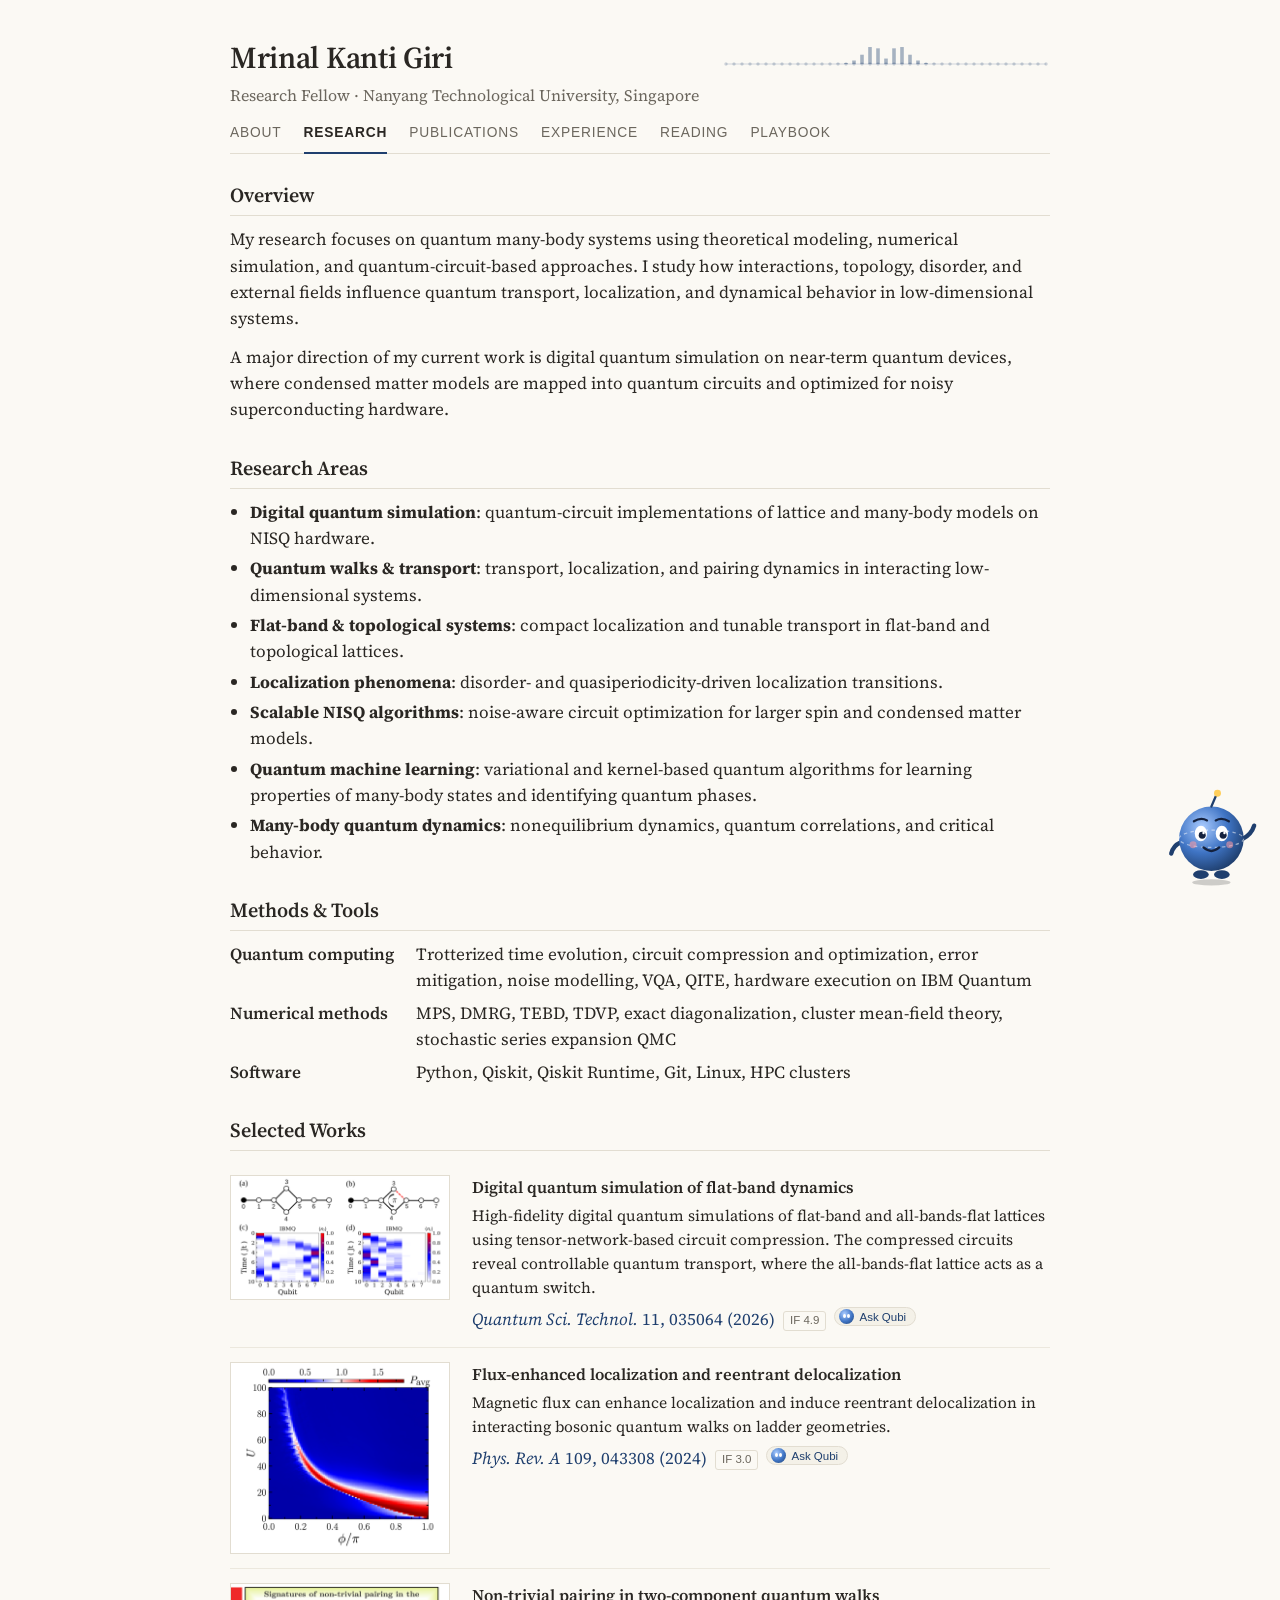
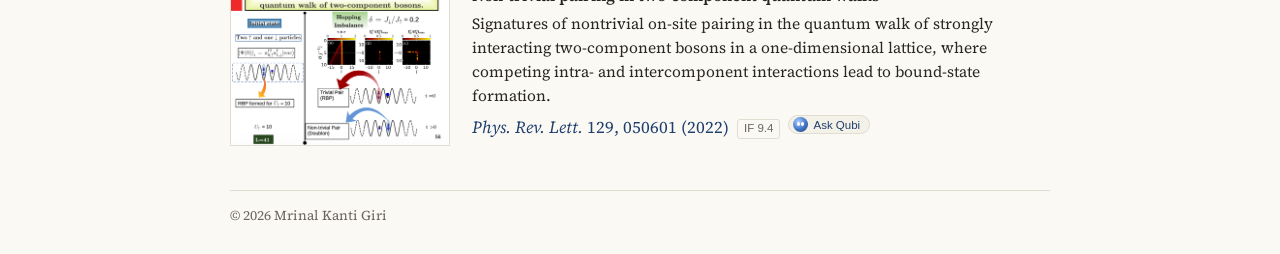
<file: research.html>
<!DOCTYPE html>
<html lang="en">
<head>
<meta charset="UTF-8">
<meta name="viewport" content="width=device-width, initial-scale=1.0">
<title>Research · Mrinal Kanti Giri</title>
<meta name="description" content="Research of Mrinal Kanti Giri: digital quantum simulation on IBM Quantum hardware, quantum walks, flat-band transport, localization, and tensor-network methods.">
<link rel="canonical" href="https://mrinal-phy.github.io/mrinal-kanti-giri.github.io/research.html">
<link rel="icon" href="favicon.svg" type="image/svg+xml">
<link rel="preconnect" href="https://fonts.googleapis.com">
<link rel="preconnect" href="https://fonts.gstatic.com" crossorigin>
<link href="https://fonts.googleapis.com/css2?family=Source+Serif+4:ital,opsz,wght@0,8..60,400;0,8..60,600;1,8..60,400&family=Caveat:wght@600;700&display=swap" rel="stylesheet">
<link rel="stylesheet" href="style.css">
</head>
<body>
<div class="page">

<header>
<a class="site-name" href="index.html">Mrinal Kanti Giri</a>
<p class="site-tagline">Research Fellow · Nanyang Technological University, Singapore</p>
<nav aria-label="Main navigation">
<a href="index.html">About</a>
<a class="active" href="research.html">Research</a>
<a href="publications.html">Publications</a>
<a href="experience.html">Experience</a>
<a href="reading.html">Reading</a>
<a href="playbook.html">Playbook</a>
</nav>
</header>

<main>
<h2>Overview</h2>
<p>My research focuses on quantum many-body systems using theoretical modeling, numerical simulation, and quantum-circuit-based approaches. I study how interactions, topology, disorder, and external fields influence quantum transport, localization, and dynamical behavior in low-dimensional systems.</p>
<p>A major direction of my current work is digital quantum simulation on near-term quantum devices, where condensed matter models are mapped into quantum circuits and optimized for noisy superconducting hardware.</p>

<h2>Research Areas</h2>
<ul class="areas">
<li><strong>Digital quantum simulation</strong>: quantum-circuit implementations of lattice and many-body models on NISQ hardware.</li>
<li><strong>Quantum walks &amp; transport</strong>: transport, localization, and pairing dynamics in interacting low-dimensional systems.</li>
<li><strong>Flat-band &amp; topological systems</strong>: compact localization and tunable transport in flat-band and topological lattices.</li>
<li><strong>Localization phenomena</strong>: disorder- and quasiperiodicity-driven localization transitions.</li>
<li><strong>Scalable NISQ algorithms</strong>: noise-aware circuit optimization for larger spin and condensed matter models.</li>
<li><strong>Quantum machine learning</strong>: variational and kernel-based quantum algorithms for learning properties of many-body states and identifying quantum phases.</li>
<li><strong>Many-body quantum dynamics</strong>: nonequilibrium dynamics, quantum correlations, and critical behavior.</li>
</ul>

<h2>Methods &amp; Tools</h2>
<dl class="skills">
<dt>Quantum computing</dt><dd>Trotterized time evolution, circuit compression and optimization, error mitigation, noise modelling, VQA, QITE, hardware execution on IBM Quantum</dd>
<dt>Numerical methods</dt><dd>MPS, DMRG, TEBD, TDVP, exact diagonalization, cluster mean-field theory, stochastic series expansion QMC</dd>
<dt>Software</dt><dd>Python, Qiskit, Qiskit Runtime, Git, Linux, HPC clusters</dd>
</dl>

<h2>Selected Works</h2>

<article class="highlight">
<img src="images/flatband_ibmq.png" alt="Digital quantum simulation of flat-band dynamics" loading="lazy">
<div>
<h3>Digital quantum simulation of flat-band dynamics</h3>
<p>High-fidelity digital quantum simulations of flat-band and all-bands-flat lattices using tensor-network-based circuit compression. The compressed circuits reveal controllable quantum transport, where the all-bands-flat lattice acts as a quantum switch.</p>
<a href="https://doi.org/10.1088/2058-9565/ae9007" target="_blank" rel="noopener"><em>Quantum Sci. Technol.</em> 11, 035064 (2026)</a> <span class="if">IF 4.9</span>
</div>
</article>

<article class="highlight">
<img src="images/flux_loc_pra.png" alt="Flux-enhanced localization and reentrant delocalization" loading="lazy">
<div>
<h3>Flux-enhanced localization and reentrant delocalization</h3>
<p>Magnetic flux can enhance localization and induce reentrant delocalization in interacting bosonic quantum walks on ladder geometries.</p>
<a href="https://doi.org/10.1103/PhysRevA.109.043308" target="_blank" rel="noopener"><em>Phys. Rev. A</em> 109, 043308 (2024)</a> <span class="if">IF 3.0</span>
</div>
</article>

<article class="highlight">
<img src="images/prl_pairing.png" alt="Pairing signatures in two-component quantum walks" loading="lazy">
<div>
<h3>Non-trivial pairing in two-component quantum walks</h3>
<p>Signatures of nontrivial on-site pairing in the quantum walk of strongly interacting two-component bosons in a one-dimensional lattice, where competing intra- and intercomponent interactions lead to bound-state formation.</p>
<a href="https://doi.org/10.1103/PhysRevLett.129.050601" target="_blank" rel="noopener"><em>Phys. Rev. Lett.</em> 129, 050601 (2022)</a> <span class="if">IF 9.4</span>
</div>
</article>
</main>

<footer>
<span>© 2026 Mrinal Kanti Giri</span>
</footer>

</div>
<script src="site.js" defer></script>
<script src="qside.js" defer></script>
<script src="qubi-scenes.js?v=20261016" defer></script>
<script src="qubi.js?v=20261016" defer></script>
</body>
</html>
</file>
<file: style.css>
/* Classic academic style — shared by all pages */
:root {
  /* Classic Ivory (light) */
  --bg: #fbf9f4;
  --card: #f4f1e8;
  --text: #2a2723;
  --muted: #6b665d;
  --rule: #e2ddd1;
  --rule-soft: #ece8de;
  --link: #1f3f6e;
  --link-hover: #0f2747;
  --accent: #1f3f6e;
  color-scheme: light;
}

/* Dark mode follows the visitor's device setting */
@media (prefers-color-scheme: dark) {
  :root {
    --bg: #17191d;
    --card: #1f2227;
    --text: #e6e3dc;
    --muted: #a19d94;
    --rule: #34373d;
    --rule-soft: #2a2d32;
    --link: #8fb4e8;
    --link-hover: #b9d1f3;
    --accent: #8fb4e8;
    color-scheme: dark;
  }
  img { opacity: 0.92; }
}

* { box-sizing: border-box; }

html { -webkit-text-size-adjust: 100%; }

body {
  margin: 0;
  background: var(--bg);
  color: var(--text);
  font-family: "Source Serif 4", Georgia, "Times New Roman", serif;
  font-size: 17px;
  line-height: 1.55;
}

a { color: var(--link); text-decoration: none; }
a:hover { color: var(--link-hover); text-decoration: underline; }

img { max-width: 100%; height: auto; display: block; }

.page {
  max-width: 860px;
  margin: 0 auto;
  padding: 0 20px;
}

/* Header */
header {
  padding: 34px 0 0;
  border-bottom: 1px solid var(--rule);
}
.site-name {
  font-size: 1.9rem;
  font-weight: 600;
  color: var(--text);
  letter-spacing: -0.01em;
}
.site-name:hover { color: var(--text); text-decoration: none; }
.site-tagline {
  margin: 2px 0 14px;
  color: var(--muted);
  font-size: 1rem;
}
nav { display: flex; flex-wrap: wrap; gap: 4px 22px; padding-bottom: 10px; }
nav a {
  font-family: -apple-system, BlinkMacSystemFont, "Segoe UI", Helvetica, Arial, sans-serif;
  font-size: 0.86rem;
  text-transform: uppercase;
  letter-spacing: 0.06em;
  color: var(--muted);
}
nav a:hover { color: var(--link); text-decoration: none; }
nav a.active { color: var(--text); font-weight: 600; }

/* Main content */
main { padding: 26px 0 30px; }

h2 {
  font-size: 1.25rem;
  font-weight: 600;
  margin: 30px 0 10px;
  padding-bottom: 4px;
  border-bottom: 1px solid var(--rule);
}
h2:first-child { margin-top: 0; }
h3 { font-size: 1.02rem; font-weight: 600; margin: 0; }
p { margin: 0 0 12px; }
.muted { color: var(--muted); }

/* Home: photo beside bio */
.intro {
  display: grid;
  grid-template-columns: 200px 1fr;
  gap: 30px;
  align-items: start;
}
.intro img { width: 200px; border: 1px solid var(--rule); }
.contact-lines { margin-top: 12px; font-size: 0.93rem; line-height: 1.6; }
.contact-lines div { overflow-wrap: anywhere; }

/* Dated lists (education, positions, talks) */
.entries { list-style: none; margin: 0; padding: 0; }
.entries li {
  display: grid;
  grid-template-columns: 150px 1fr;
  gap: 16px;
  padding: 5px 0;
}
.entries .when { color: var(--muted); font-size: 0.95rem; }
.entries .detail { margin: 2px 0 0; color: var(--muted); font-size: 0.95rem; }

/* Publications */
.pubs { margin: 0; padding-left: 0; list-style: none; counter-reset: pub 9; }
.pubs li {
  position: relative;
  padding: 7px 0 7px 36px;
  counter-increment: pub -1;
}
.pubs li::before {
  content: "[" counter(pub) "]";
  position: absolute;
  left: 0;
  color: var(--muted);
}
.pubs .title { font-weight: 600; }
.pubs .venue { font-style: italic; }
.me { text-decoration: underline; text-underline-offset: 2px; }

/* Research highlights */
.highlight {
  display: grid;
  grid-template-columns: 220px 1fr;
  gap: 22px;
  padding: 14px 0;
  border-bottom: 1px solid var(--rule-soft);
}
.highlight:last-child { border-bottom: 0; }
.highlight img { border: 1px solid var(--rule); }
.highlight p { margin: 4px 0 6px; font-size: 0.97rem; }

.areas { margin: 0; padding-left: 20px; }
.areas li { margin-bottom: 4px; }

footer {
  border-top: 1px solid var(--rule);
  padding: 14px 0 28px;
  color: var(--muted);
  font-size: 0.85rem;
  display: flex;
  justify-content: space-between;
  flex-wrap: wrap;
  gap: 8px;
}

@media (max-width: 640px) {
  body { font-size: 16px; }
  header { padding-top: 22px; }
  .intro { grid-template-columns: 1fr; gap: 18px; }
  .intro img { width: 170px; }
  .entries li { grid-template-columns: 1fr; gap: 0; }
  .highlight { grid-template-columns: 1fr; }
}

/* Impact-factor tag next to journal names */
.if {
  display: inline-block;
  margin-left: 4px;
  padding: 0 6px;
  border: 1px solid var(--rule);
  border-radius: 3px;
  font-family: -apple-system, BlinkMacSystemFont, "Segoe UI", Helvetica, Arial, sans-serif;
  font-size: 0.72rem;
  font-style: normal;
  color: var(--muted);
  vertical-align: 1px;
}

/* News list on the home page */
.news { list-style: none; margin: 0; padding: 0; }
.news li { display: grid; grid-template-columns: 90px 1fr; gap: 16px; padding: 3px 0; }
.news .when { color: var(--muted); font-size: 0.95rem; }

/* Preprints use a "P" prefix instead of the journal-article counter */
.pubs.preprints { counter-reset: pre; }
.pubs.preprints li { counter-increment: pre; }
.pubs.preprints li::before { content: "[P" counter(pre) "]"; }
.pub-note { color: var(--muted); font-size: 0.93rem; margin: -2px 0 10px; }

h4 {
  font-size: 0.82rem;
  font-weight: 600;
  text-transform: uppercase;
  letter-spacing: 0.06em;
  color: var(--muted);
  margin: 16px 0 4px;
  font-family: -apple-system, BlinkMacSystemFont, "Segoe UI", Helvetica, Arial, sans-serif;
}

/* Skills table on the research page */
.skills { display: grid; grid-template-columns: 170px 1fr; gap: 6px 16px; margin: 0; }
.skills dt { font-weight: 600; }
.skills dd { margin: 0; }

@media (max-width: 640px) {
  .news li { grid-template-columns: 1fr; gap: 0; }
  .skills { grid-template-columns: 1fr; gap: 0 0; }
  .skills dd { margin-bottom: 8px; }
}

/* Reading list */
.reading { list-style: none; margin: 0; padding: 0; }
.reading li { padding: 6px 0; }
.reading .cite { font-size: 0.95rem; }
.reading .why { color: var(--muted); font-size: 0.93rem; }

/* Reading page: tabs */
.tabs { display: flex; gap: 6px; border-bottom: 1px solid var(--rule); margin: 4px 0 18px; }
.tab {
  font: inherit;
  font-family: -apple-system, BlinkMacSystemFont, "Segoe UI", Helvetica, Arial, sans-serif;
  font-size: 0.9rem;
  padding: 8px 14px;
  margin-bottom: -1px;
  background: none;
  border: 1px solid transparent;
  border-radius: 4px 4px 0 0;
  color: var(--muted);
  cursor: pointer;
}
.tab:hover { color: var(--link); }
.tab[aria-selected="true"] { color: var(--text); font-weight: 600; border-color: var(--rule); border-bottom-color: var(--bg); background: var(--bg); }
.js .tab-panel[hidden] { display: none; }

/* Reading page: collapsible topic cards, two per row */
.topic-grid { display: grid; grid-template-columns: 1fr 1fr; gap: 14px; align-items: start; }
.topic { border: 1px solid var(--rule); border-radius: 4px; background: var(--card); }
.topic[open] { background: var(--bg); grid-column: 1 / -1; }
.topic summary {
  cursor: pointer;
  list-style: none;
  padding: 12px 14px;
  display: flex;
  justify-content: space-between;
  align-items: baseline;
  gap: 10px;
}
.topic summary::-webkit-details-marker { display: none; }
.topic summary h3 { font-size: 1.02rem; }
.topic summary .count { color: var(--muted); font-size: 0.85rem; white-space: nowrap; }
.topic summary .count::after { content: " ▸"; }
.topic[open] summary .count::after { content: " ▾"; }
.topic summary .blurb { display: block; color: var(--muted); font-size: 0.9rem; font-weight: 400; margin-top: 2px; }
.topic .reading { padding: 0 14px 10px; border-top: 1px solid var(--rule-soft); }
.topic-tools { margin: -6px 0 12px; font-size: 0.88rem; }
.topic-tools button { font: inherit; background: none; border: 0; padding: 0; color: var(--link); cursor: pointer; }
.topic-tools button:hover { text-decoration: underline; }

@media (max-width: 640px) {
  .topic-grid { grid-template-columns: 1fr; }
}

/* Note for students at the top of the Reading page */
.student-note { border-left: 3px solid var(--link); padding: 2px 0 2px 14px; margin-bottom: 16px; }

/* ===================== Animations & polish ===================== */

/* Header: animated quantum walk drawn by site.js on a canvas */
header { position: relative; }
header > :not(.qw-canvas) { position: relative; z-index: 1; }
.qw-canvas {
  position: absolute;
  right: 0;
  top: 22px;
  width: 40%;
  height: 50px;
  pointer-events: none;
  z-index: 0;
}
@media (max-width: 640px) {
  .qw-canvas { width: 100%; top: 14px; opacity: 0.4; }
}

/* Visitor counter blends into dark mode */
@media (prefers-color-scheme: dark) {
  footer img { filter: invert(0.88) hue-rotate(180deg); }
}

/* A. Sections fade in as they scroll into view (class added by site.js) */
.reveal { opacity: 0; transform: translateY(14px); transition: opacity 0.7s ease, transform 0.7s ease; }
.reveal.visible { opacity: 1; transform: none; }

/* C. Hover effects */
main a, .contact-lines a {
  background-image: linear-gradient(currentColor, currentColor);
  background-size: 0% 1px;
  background-position: 0 100%;
  background-repeat: no-repeat;
  transition: background-size 0.3s ease, color 0.2s ease;
}
main a:hover, .contact-lines a:hover { text-decoration: none; background-size: 100% 1px; }
nav a { position: relative; transition: color 0.2s ease; }
nav a::after {
  content: "";
  position: absolute;
  left: 0; right: 0; bottom: -11px;
  height: 2px;
  background: var(--accent);
  transform: scaleX(0);
  transform-origin: left;
  transition: transform 0.3s ease;
}
nav a:hover::after, nav a.active::after { transform: scaleX(1); }
.highlight img, .intro img { transition: transform 0.4s ease, box-shadow 0.4s ease; }
.highlight:hover img { transform: scale(1.03); box-shadow: 0 6px 18px rgba(0, 0, 0, 0.12); }
.topic { transition: border-color 0.25s ease, transform 0.25s ease, box-shadow 0.25s ease; }
.topic:not([open]):hover { border-color: var(--accent); transform: translateY(-2px); box-shadow: 0 4px 14px rgba(0, 0, 0, 0.07); }
.pubs li { transition: background-color 0.25s ease; border-radius: 3px; }
.pubs li:hover { background-color: var(--card); }

/* D. Reading cards slide open (modern browsers; others simply snap open) */
:root { interpolate-size: allow-keywords; }
.topic::details-content {
  block-size: 0;
  overflow: hidden;
  transition: block-size 0.35s ease, content-visibility 0.35s allow-discrete;
}
.topic[open]::details-content { block-size: auto; }

/* Respect visitors who ask their device for less motion */
@media (prefers-reduced-motion: reduce) {
  *, *::before, *::after { transition: none !important; animation: none !important; }
  .reveal { opacity: 1; transform: none; }
}

/* ===================== Side-margin quantum animation ===================== */
.qside { display: none; }
@media (min-width: 1320px) {
  .qside {
    display: block;
    position: fixed;
    top: 190px;
    right: calc((100vw - 860px) / 4 - 100px);
    width: 200px;
    margin: 0;
    z-index: 2;
  }
  .qside canvas { width: 200px; height: 230px; display: block; }
  .qside figcaption {
    margin-top: 8px;
    font-size: 0.8rem;
    line-height: 1.4;
    color: var(--muted);
    text-align: center;
    font-style: italic;
  }
}

/* ===================== Qubi, the tour guide ===================== */
.qubi {
  position: fixed;
  right: 18px;
  bottom: 14px;
  width: 96px;
  height: 98px;
  padding: 0;
  border: 0;
  background: none;
  cursor: pointer;
  z-index: 1001;
  transform: translateY(160%) scale(0.5);
  opacity: 0;
}
.qubi.in { animation: qubi-pop 0.75s cubic-bezier(0.3, 1.6, 0.5, 1) forwards; }
@keyframes qubi-pop {
  0% { transform: translateY(160%) scale(0.5); opacity: 0; }
  100% { transform: none; opacity: 1; }
}
.qubi svg { width: 100%; height: 100%; overflow: visible; display: block; }
.qubi:focus-visible { outline: 2px solid var(--accent); outline-offset: 4px; border-radius: 50%; }

.q-figure { animation: qubi-bob 2.6s ease-in-out infinite; }
@keyframes qubi-bob { 0%, 100% { transform: translateY(0); } 50% { transform: translateY(-4px); } }
.q-shadow { fill: rgba(0, 0, 0, 0.18); animation: qubi-shadow 2.6s ease-in-out infinite; transform-origin: 52px 108px; }
@keyframes qubi-shadow { 0%, 100% { transform: scaleX(1); } 50% { transform: scaleX(0.82); } }
.q-foot { fill: #1f3f6e; }
.q-equator { fill: none; stroke: rgba(255, 255, 255, 0.5); stroke-width: 1.4; stroke-dasharray: 4 4; }
.q-antenna { stroke: #1f3f6e; stroke-width: 2.6; stroke-linecap: round; }
.q-ket { fill: #ffcf5c; animation: qubi-glow 1.8s ease-in-out infinite; }
@keyframes qubi-glow { 0%, 100% { opacity: 1; } 50% { opacity: 0.55; } }
.q-pupil { fill: #14213d; }
.q-mouth { stroke: #14213d; stroke-width: 2.6; fill: none; stroke-linecap: round; }
.q-cheek { fill: #ff9aa2; opacity: 0.55; }
.q-arm { stroke: #1f3f6e; stroke-width: 5; fill: none; stroke-linecap: round; }
.q-eyes { transform-origin: 52px 52px; animation: qubi-blink 4.5s infinite; }
@keyframes qubi-blink { 0%, 94%, 100% { transform: scaleY(1); } 97% { transform: scaleY(0.1); } }

/* waving hello */
.q-arm-r { transform-origin: 88px 58px; }
.qubi.waving .q-arm-r { animation: qubi-wave 0.6s ease-in-out infinite alternate; }
@keyframes qubi-wave { from { transform: rotate(-12deg); } to { transform: rotate(28deg); } }

/* hop when the tour moves on */
.qubi.hop svg { animation: qubi-hop 0.5s ease; }
@keyframes qubi-hop {
  0% { transform: translateY(0) scale(1, 1); }
  20% { transform: translateY(0) scale(1.08, 0.9); }
  50% { transform: translateY(-16px) scale(0.95, 1.06); }
  80% { transform: translateY(0) scale(1.05, 0.94); }
  100% { transform: translateY(0) scale(1, 1); }
}
.qubi.hop .q-foot-l { animation: qubi-step 0.5s ease; }
@keyframes qubi-step { 50% { transform: translateY(-3px); } }

/* probability-cloud ripple behind Qubi */
.q-ripple {
  position: absolute;
  left: 50%; top: 52%;
  width: 90px; height: 90px;
  margin: -45px 0 0 -45px;
  border-radius: 50%;
  border: 2px solid var(--accent);
  opacity: 0;
  animation: qubi-ripple 3.2s ease-out infinite;
  pointer-events: none;
}
@keyframes qubi-ripple { 0% { transform: scale(0.7); opacity: 0.45; } 100% { transform: scale(1.6); opacity: 0; } }
.qubi:hover .q-figure { animation-duration: 0.9s; }

/* Speech bubble */
.qubi-bubble {
  position: fixed;
  right: 20px;
  bottom: 122px;
  width: min(320px, calc(100vw - 40px));
  padding: 14px 16px 12px;
  background: var(--bg);
  color: var(--text);
  border: 1px solid var(--rule);
  border-radius: 14px;
  box-shadow: 0 12px 34px rgba(0, 0, 0, 0.18);
  font-size: 0.95rem;
  line-height: 1.5;
  z-index: 1002;
  transform-origin: 90% 100%;
}
.qubi-bubble[hidden] { display: none; }
.qubi-bubble.pop { animation: bubble-pop 0.35s cubic-bezier(0.3, 1.5, 0.5, 1); }
@keyframes bubble-pop { from { transform: scale(0.6); opacity: 0; } to { transform: none; opacity: 1; } }
.qubi-bubble::after {
  content: "";
  position: absolute;
  right: 40px;
  bottom: -8px;
  width: 14px; height: 14px;
  background: var(--bg);
  border-right: 1px solid var(--rule);
  border-bottom: 1px solid var(--rule);
  transform: rotate(45deg);
}
.qb-text { padding-right: 18px; }
.qb-count { display: block; margin-top: 6px; color: var(--muted); font-size: 0.78rem; font-family: -apple-system, BlinkMacSystemFont, "Segoe UI", Helvetica, Arial, sans-serif; }
.qb-close {
  position: absolute; top: 6px; right: 8px;
  border: 0; background: none; font-size: 1.25rem; line-height: 1;
  color: var(--muted); cursor: pointer; padding: 4px;
}
.qb-close:hover { color: var(--text); }
.qb-actions { display: flex; justify-content: flex-end; gap: 8px; margin-top: 10px; }
.qb-btn {
  font-family: -apple-system, BlinkMacSystemFont, "Segoe UI", Helvetica, Arial, sans-serif;
  font-size: 0.84rem;
  padding: 6px 12px;
  border-radius: 999px;
  border: 1px solid var(--rule);
  background: var(--card);
  color: var(--text);
  cursor: pointer;
  text-decoration: none;
  background-image: none !important;
}
.qb-btn:hover { border-color: var(--accent); text-decoration: none; color: var(--text); }
.qb-btn.primary { background: var(--accent); border-color: var(--accent); color: var(--bg); }
.qb-btn.primary:hover { color: var(--bg); filter: brightness(1.1); }

/* Spotlight: a dim overlay covers the page, the explained element sits above it */
.qubi-overlay {
  position: fixed;
  inset: 0;
  background: rgba(20, 18, 15, 0.3);
  z-index: 999;
  opacity: 0;
  transition: opacity 0.3s ease;
}
.qubi-overlay.on { opacity: 1; }
@media (prefers-color-scheme: dark) {
  .qubi-overlay { background: rgba(0, 0, 0, 0.55); }
}
.qubi-spot-rel { position: relative; }
.qubi-spot {
  z-index: 1000;
  background-color: var(--bg);
  outline: 2px solid var(--accent);
  outline-offset: 6px;
  border-radius: 4px;
  box-shadow: 0 0 0 6px var(--bg);
  opacity: 1 !important;
  transform: none !important;
}
/* the header animation canvas is absolutely positioned; keep it that way */
.qw-canvas.qubi-spot { position: absolute; }

@media (max-width: 640px) {
  .qubi { width: 74px; height: 76px; right: 10px; bottom: 10px; }
  .qubi-bubble { right: 12px; bottom: 96px; width: calc(100vw - 24px); }
}

@media (prefers-reduced-motion: reduce) {
  .qubi { transform: none; opacity: 1; }
}
@media (max-width: 640px) {
  nav a::after { bottom: -3px; }
}

/* ===================== Qubi: states, menu, centred bubble ===================== */
.qubi.shown { animation: none; opacity: 1; transform: none; }
.qubi.away { animation: none; opacity: 0; visibility: hidden; transition: opacity 0.2s ease; }
.qubi { transform-origin: 50% 100%; }

.q-mouth-open { fill: #14213d; opacity: 0; }
.talking .q-mouth { animation: qubi-talk-a 0.28s steps(1) infinite; }
.talking .q-mouth-open { animation: qubi-talk-b 0.28s steps(1) infinite; }
@keyframes qubi-talk-a { 0% { opacity: 1; } 50% { opacity: 0; } }
@keyframes qubi-talk-b { 0% { opacity: 0; } 50% { opacity: 1; } }

.qubi-bubble.front {
  left: 50%;
  right: auto;
  bottom: 270px;
  translate: -50% 0;
  transform-origin: 50% 100%;
  width: min(380px, calc(100vw - 32px));
}
.qubi-bubble.front::after { right: calc(50% - 7px); }
.qubi-bubble.menu .qb-actions { flex-direction: column; align-items: stretch; }
.qubi-bubble.menu .qb-btn { text-align: left; }
.qubi-bubble.menu .qb-btn.primary { text-align: left; }
.qb-actions { flex-wrap: wrap; }

/* ===================== Entrance: quantum walk on the photo ===================== */
.qintro { position: absolute; height: 0; z-index: 50; pointer-events: none; transition: opacity 0.4s ease; }
.qintro::before {
  content: ""; position: absolute; left: 0; right: 0; top: 0; height: 1px;
  background: var(--accent); opacity: 0.35;
}
.qi-site {
  position: absolute; top: -3px; width: 6px; height: 6px; margin-left: -3px;
  border-radius: 50%; background: var(--accent); opacity: 0.55;
  animation: qi-site-in 0.5s ease backwards;
}
@keyframes qi-site-in { from { transform: scale(0); } }
.qi-ghost { position: absolute; }
.qi-ghost svg { width: 100%; height: 100%; display: block; overflow: visible; }
.qi-ghost .q-figure { animation: qubi-bob 2.6s ease-in-out infinite; }
.qi-ghost.drop { animation: qi-drop 0.8s cubic-bezier(0.3, 1.5, 0.5, 1); }
@keyframes qi-drop { from { transform: translateY(-120px) scale(0.6); opacity: 0; } }
.qi-say {
  position: absolute; left: 50%; top: -100px; translate: -50% 0;
  white-space: nowrap;
  font-family: "Caveat", "Comic Sans MS", cursive;
  font-size: 1.35rem; font-weight: 700;
  color: var(--accent);
  background: var(--bg);
  border: 1px solid var(--rule);
  border-radius: 999px;
  padding: 0 12px;
  box-shadow: 0 4px 12px rgba(0, 0, 0, 0.08);
  animation: bubble-pop 0.35s ease;
}
.qintro.flash::after {
  content: ""; position: absolute; left: -12px; right: -12px; top: -66px; height: 74px;
  border-radius: 14px; background: var(--accent);
  animation: qi-flash 0.6s ease forwards;
}
@keyframes qi-flash { from { opacity: 0.35; } to { opacity: 0; } }
.qintro.done { opacity: 0; }

/* ===================== "Qubi explains" note ===================== */
.qnote-overlay {
  position: fixed; inset: 0; z-index: 1100;
  background: rgba(20, 18, 15, 0.35);
  display: flex; align-items: center; justify-content: center;
  padding: 16px;
}
.qnote-overlay[hidden] { display: none; }
@media (prefers-color-scheme: dark) { .qnote-overlay { background: rgba(0, 0, 0, 0.6); } }
.qnote-overlay.open { animation: qnote-fade 0.25s ease; }
@keyframes qnote-fade { from { background: rgba(0, 0, 0, 0); } }

.qnote-stage { position: relative; display: flex; align-items: flex-end; gap: 0; max-width: 100%; }
.qnote-qubi {
  width: 150px; height: 153px; flex: none;
  margin-right: -26px; margin-bottom: -18px;
  position: relative; z-index: 2;
}
.qnote-qubi svg { width: 100%; height: 100%; overflow: visible; display: block; }
.qnote-qubi .q-figure { animation: qubi-bob 2.6s ease-in-out infinite; }
.qnote-overlay.open .qnote-qubi { animation: qnote-qubi-in 0.7s cubic-bezier(0.3, 1.5, 0.5, 1); }
@keyframes qnote-qubi-in {
  from { transform: translate(40vw, 40vh) scale(0.35); }
  to { transform: none; }
}

.qnote {
  position: relative;
  width: min(620px, calc(100vw - 150px));
  max-height: 80vh;
  overflow: auto;
  padding: 26px 28px 18px 52px;
  color: var(--text);
  background-color: var(--card);
  background-image:
    linear-gradient(90deg, transparent 38px, rgba(200, 70, 70, 0.28) 38px, rgba(200, 70, 70, 0.28) 39px, transparent 39px),
    repeating-linear-gradient(transparent 0 27px, rgba(31, 63, 110, 0.12) 27px 28px);
  background-position: 0 0, 0 14px;
  border: 1px solid var(--rule);
  border-radius: 4px 4px 14px 4px;
  box-shadow: 0 18px 50px rgba(0, 0, 0, 0.25);
  transform: rotate(-1deg);
  line-height: 28px;
}
.qnote-overlay.open .qnote { animation: qnote-in 0.45s cubic-bezier(0.3, 1.4, 0.5, 1) 0.1s backwards; }
@keyframes qnote-in { from { transform: rotate(-4deg) translateY(30px) scale(0.85); opacity: 0; } }
.qnote-pin {
  position: absolute; top: 8px; left: 50%; width: 14px; height: 14px; margin-left: -7px;
  border-radius: 50%;
  background: radial-gradient(circle at 35% 35%, #ff8f8f, #c0392b 70%);
  box-shadow: 0 2px 3px rgba(0, 0, 0, 0.3);
}
.qnote-close {
  position: absolute; top: 6px; right: 10px;
  border: 0; background: none; font-size: 1.4rem; line-height: 1;
  color: var(--muted); cursor: pointer; padding: 4px;
}
.qnote-close:hover { color: var(--text); }
.qnote-title {
  font-family: "Caveat", "Comic Sans MS", cursive;
  font-size: 1.85rem; font-weight: 700; line-height: 1.15;
  color: var(--accent);
  margin: 6px 24px 10px 0;
}
.qnote-body p { margin: 0 0 8px; min-height: 28px; }
.qnote:not(.typed) .qnote-body p:not(:empty):last-of-type::after,
.qnote:not(.typed) .qnote-body p:not(:empty):has(+ p:empty)::after {
  content: "▍"; color: var(--accent); animation: qnote-caret 0.8s steps(1) infinite;
}
@keyframes qnote-caret { 50% { opacity: 0; } }
.qnote-sign {
  font-family: "Caveat", "Comic Sans MS", cursive;
  font-size: 1.4rem; text-align: right; color: var(--accent);
  margin: 2px 0 6px; opacity: 0; transition: opacity 0.4s ease;
}
.qnote.typed .qnote-sign { opacity: 1; }
.qnote-actions { display: flex; flex-wrap: wrap; justify-content: flex-end; gap: 8px; line-height: 1.4; }

@media (max-width: 640px) {
  .qnote-stage { flex-direction: column; align-items: flex-start; }
  .qnote-qubi { width: 92px; height: 94px; margin: 0 0 -22px 12px; }
  .qnote { width: calc(100vw - 32px); padding: 22px 18px 14px 46px; max-height: 70vh; }
  .qubi-bubble.front { bottom: 200px; }
}

/* ===================== "Ask Qubi" buttons ===================== */
.ask-qubi {
  display: inline-flex; align-items: center; gap: 5px;
  margin-left: 4px;
  padding: 1px 9px 1px 4px;
  font-family: -apple-system, BlinkMacSystemFont, "Segoe UI", Helvetica, Arial, sans-serif;
  font-size: 0.72rem; font-weight: 500;
  color: var(--accent);
  background: var(--card);
  border: 1px solid var(--rule);
  border-radius: 999px;
  cursor: pointer;
  vertical-align: 1px;
  transition: transform 0.2s ease, border-color 0.2s ease;
}
.ask-qubi:hover { border-color: var(--accent); transform: translateY(-1px) rotate(-2deg); }
.ask-qubi:hover .aq-face { animation: qubi-hop 0.5s ease; }
.aq-face {
  position: relative; width: 15px; height: 15px; border-radius: 50%;
  background: radial-gradient(circle at 36% 32%, #a9cbff, #3f74c4 55%, #1f3f6e);
}
.aq-face::before, .aq-face::after {
  content: ""; position: absolute; top: 5px; width: 3px; height: 4px; border-radius: 50%; background: #fff;
}
.aq-face::before { left: 4px; }
.aq-face::after { right: 4px; }

@media (prefers-reduced-motion: reduce) {
  .qubi.shown, .qubi.in { opacity: 1; transform: none; }
}

/* Animated cartoon inside Qubi's notes */
.qnote-figure { margin: 4px 0 12px; }
.qnote-figure[hidden] { display: none; }
.qnote-figure canvas {
  display: block;
  width: 100%;
  max-width: 560px;
  aspect-ratio: 480 / 180;
  margin: 0 auto;
  background: var(--bg);
  border: 1.5px dashed var(--rule);
  border-radius: 12px;
}
.qnote-dots { display: flex; justify-content: center; gap: 8px; margin-top: 6px; min-height: 10px; line-height: 1; }
.qnote-dot {
  width: 9px; height: 9px; padding: 0;
  border-radius: 50%;
  border: 1.5px solid var(--accent);
  background: transparent;
  cursor: pointer;
}
.qnote-dot.on { background: var(--accent); }

/* ===================== Qubi's expressions ===================== */
.q-brow { fill: none; stroke: #14213d; stroke-width: 2.6; stroke-linecap: round; transform-box: fill-box; transform-origin: center; transition: transform 0.2s ease; }
.q-alt { opacity: 0; transition: opacity 0.15s ease; }
.q-eye, .q-mouth { transition: opacity 0.15s ease; }
.q-pupils { transition: transform 0.12s ease-out; }
.q-eyes-happy path, .q-eyes-closed path, .q-wink { fill: none; stroke: #14213d; stroke-width: 3; stroke-linecap: round; }
.q-eyes-heart path { fill: #e0607a; }
.q-tear { fill: #8fd3ff; }
.q-mouth-big, .q-mouth-o { fill: #14213d; transform-box: fill-box; transform-origin: center; }
.q-mouth-flat, .q-mouth-sad { fill: none; stroke: #14213d; stroke-width: 2.6; stroke-linecap: round; }
.q-think circle { fill: #ffffff; stroke: #1f3f6e; stroke-width: 1.5; }
.q-zzz text { font: 700 15px Caveat, "Comic Sans MS", cursive; fill: #6b665d; }

/* excited: ^‿^ eyes, big grin, raised brows */
[data-mood="excited"] .q-eye { opacity: 0; }
[data-mood="excited"] .q-eyes-happy { opacity: 1; }
[data-mood="excited"] .q-mouth, [data-mood="love"] .q-mouth { opacity: 0; }
[data-mood="excited"] .q-mouth-big, [data-mood="love"] .q-mouth-big { opacity: 1; }
[data-mood="excited"] .q-brow, [data-mood="love"] .q-brow { transform: translateY(-3px); }
/* love: heart eyes */
[data-mood="love"] .q-eye { opacity: 0; }
[data-mood="love"] .q-eyes-heart { opacity: 1; animation: q-heartbeat 0.6s ease-in-out infinite; transform-box: fill-box; transform-origin: center; }
@keyframes q-heartbeat { 50% { transform: scale(1.12); } }
/* surprised: o mouth, brows way up, small pupils */
[data-mood="surprised"] .q-mouth { opacity: 0; }
[data-mood="surprised"] .q-mouth-o { opacity: 1; }
[data-mood="surprised"] .q-brow { transform: translateY(-5px); }
[data-mood="surprised"] .q-pupil { r: 3px; }
/* thinking: eyes up, flat mouth, one brow raised, thought dots */
[data-mood="thinking"] .q-mouth { opacity: 0; }
[data-mood="thinking"] .q-mouth-flat, [data-mood="thinking"] .q-think { opacity: 1; }
[data-mood="thinking"] .q-brow-r { transform: translateY(-4px) rotate(-10deg); }
[data-mood="thinking"] .q-pupils { transform: translate(-2px, -3px); }
[data-mood="thinking"] .q-think circle { animation: q-think 1.2s ease-in-out infinite; transform-box: fill-box; transform-origin: center; }
[data-mood="thinking"] .q-think circle:nth-child(2) { animation-delay: 0.2s; }
[data-mood="thinking"] .q-think circle:nth-child(3) { animation-delay: 0.4s; }
@keyframes q-think { 50% { transform: scale(1.25); } }
/* wink */
[data-mood="wink"] .q-eye-r { opacity: 0; }
[data-mood="wink"] .q-wink { opacity: 1; }
[data-mood="wink"] .q-brow-r { transform: translateY(2px); }
/* sad: frown, worried brows, a tear */
[data-mood="sad"] .q-mouth { opacity: 0; }
[data-mood="sad"] .q-mouth-sad, [data-mood="sad"] .q-tear { opacity: 1; }
[data-mood="sad"] .q-brow-l { transform: rotate(-16deg) translateY(1px); }
[data-mood="sad"] .q-brow-r { transform: rotate(16deg) translateY(1px); }
[data-mood="sad"] .q-pupils { transform: translate(0, 2.5px); }
[data-mood="sad"] .q-tear { animation: q-tear 1.6s ease-in infinite; }
@keyframes q-tear { 0% { transform: translateY(0); opacity: 1; } 100% { transform: translateY(10px); opacity: 0; } }
/* sleepy: closed eyes, z z z, slow breathing */
[data-mood="sleepy"] .q-eye { opacity: 0; }
[data-mood="sleepy"] .q-eyes-closed, [data-mood="sleepy"] .q-zzz { opacity: 1; }
[data-mood="sleepy"] .q-mouth { opacity: 0; }
[data-mood="sleepy"] .q-mouth-o { opacity: 0.8; transform: scale(0.55); }
[data-mood="sleepy"] .q-brow { transform: translateY(2px); }
[data-mood="sleepy"] .q-figure { animation-duration: 4.5s; }
[data-mood="sleepy"] .q-ripple { animation: none; opacity: 0; }
[data-mood="sleepy"] .q-zzz text { animation: q-z 2.4s ease-in-out infinite; }
[data-mood="sleepy"] .q-zzz text:nth-child(2) { animation-delay: 0.4s; }
[data-mood="sleepy"] .q-zzz text:nth-child(3) { animation-delay: 0.8s; }
@keyframes q-z { 0%, 100% { opacity: 0.2; } 50% { opacity: 1; } }
/* while talking, only the talking mouth shows */
.talking .q-mouth-big, .talking .q-mouth-o, .talking .q-mouth-flat, .talking .q-mouth-sad { opacity: 0 !important; }

/* ===================== News reactions ===================== */
.news { position: relative; }
.news-qubi {
  position: absolute;
  left: -86px;
  top: 0;
  width: 52px;
  height: 53px;
  translate: 0 -50%;
  opacity: 0;
  scale: 0.4;
  pointer-events: none;
  transition: top 0.45s cubic-bezier(0.3, 1.3, 0.5, 1), opacity 0.25s ease, scale 0.3s ease;
  z-index: 3;
}
.news-qubi.show { opacity: 1; scale: 1; }
.news-qubi svg { width: 100%; height: 100%; overflow: visible; display: block; }
.news-qubi.hop svg { animation: qubi-hop 0.5s ease; }
.nq-say {
  position: absolute;
  bottom: 100%;
  left: 50%;
  translate: -50% -4px;
  white-space: nowrap;
  font-family: "Caveat", "Comic Sans MS", cursive;
  font-size: 1.15rem;
  font-weight: 700;
  color: var(--accent);
  background: var(--bg);
  border: 1px solid var(--rule);
  border-radius: 999px;
  padding: 0 10px;
  box-shadow: 0 3px 10px rgba(0, 0, 0, 0.08);
}
.nq-say.pop { animation: bubble-pop 0.3s ease; }
.nq-bit {
  position: absolute;
  left: -60px;
  width: 7px;
  height: 7px;
  margin: -3px 0 0 -3px;
  border-radius: 2px;
  pointer-events: none;
  z-index: 2;
}
.nq-sparkle { border-radius: 50%; width: 6px; height: 6px; }
.nq-rings {
  width: 30px; height: 30px; margin: -15px 0 0 -15px;
  border-radius: 50%;
  border: 2px solid var(--accent);
  background: transparent !important;
}
.nq-emoji { display: inline-block; margin-left: 6px; animation: bubble-pop 0.35s cubic-bezier(0.3, 1.5, 0.5, 1); }
@media (max-width: 1039px) { .news-qubi, .nq-bit { display: none; } }
</file>
<file: playbook/pb.css>
/* Quantum Playbook styles (used by playbook.html and the chapter pages) */
:root {
  --pb-blue: #3f74c4;
  --pb-red: #e0607a;
  --pb-gold: #f2b134;
  --pb-green: #3fae6a;
  --pb-soft: rgba(63, 116, 196, 0.08);
}
.sans { font-family: -apple-system, BlinkMacSystemFont, "Segoe UI", Helvetica, Arial, sans-serif; }
.muted { color: var(--muted); }

/* ---------- shared buttons ---------- */
.pb-widget button, .pb-quiz button, .qb-like, .pb-cta {
  font-family: -apple-system, BlinkMacSystemFont, "Segoe UI", Helvetica, Arial, sans-serif;
  font-size: 0.86rem;
  padding: 7px 14px;
  border-radius: 999px;
  border: 1px solid var(--rule);
  background: var(--card);
  color: var(--text);
  cursor: pointer;
  text-decoration: none;
  background-image: none !important;
  transition: border-color 0.2s ease, transform 0.15s ease, filter 0.2s ease;
}
.pb-widget button:hover, .pb-quiz button:not(:disabled):hover, .qb-like:hover, .pb-cta:hover { border-color: var(--accent); transform: translateY(-1px); text-decoration: none; }
.pb-widget button.primary, .pb-quiz button.primary, .qb-like.primary, .pb-cta {
  background: var(--accent); border-color: var(--accent); color: var(--bg);
}
.pb-quiz button:disabled { opacity: 0.55; cursor: default; }

/* ---------- chapter header ---------- */
.pb-crumb { font-size: 0.85rem; color: var(--muted); margin-bottom: 4px; }
.pb-title { font-size: 2rem; line-height: 1.15; margin: 4px 0 6px; font-weight: 600; }
.pb-sub { color: var(--muted); margin-bottom: 18px; }
.pb-goals {
  border: 1px solid var(--rule); border-radius: 10px; background: var(--card);
  padding: 14px 18px 8px; margin: 10px 0 24px;
}
.pb-goals h3 { font-size: 0.82rem; text-transform: uppercase; letter-spacing: 0.08em; color: var(--muted); margin-bottom: 6px; }
.pb-goals ul { margin: 0 0 6px; padding-left: 20px; }
.pb-meta { display: flex; flex-wrap: wrap; gap: 8px 18px; font-size: 0.85rem; color: var(--muted); margin-top: 4px; }

main section { scroll-margin-top: 20px; }
.pb-step {
  display: inline-block; font-size: 0.75rem; font-weight: 700; letter-spacing: 0.08em; text-transform: uppercase;
  color: var(--accent); border: 1px solid var(--accent); border-radius: 999px; padding: 1px 9px; margin-bottom: 6px;
}

/* ---------- Qubi callouts ---------- */
.qsay {
  display: grid; grid-template-columns: 64px 1fr; gap: 14px; align-items: start;
  margin: 18px 0; padding: 14px 16px; border-radius: 14px;
  background: var(--pb-soft); border: 1px solid rgba(63, 116, 196, 0.18);
}
.qsay p { margin: 0 0 8px; }
.qsay p:last-child { margin-bottom: 0; }
.qsay-face { width: 64px; height: 65px; }
.qsay-face svg { width: 100%; height: 100%; overflow: visible; display: block; }
.qsay-face.bounce svg { animation: qubi-hop 0.5s ease; }

/* ---------- widget frame ---------- */
.pb-widget {
  position: relative;
  margin: 18px 0 26px; padding: 18px;
  border: 1px solid var(--rule); border-radius: 14px; background: var(--bg);
  box-shadow: 0 10px 30px rgba(0, 0, 0, 0.05);
}
.pb-widget-title {
  position: absolute; top: -11px; left: 16px; padding: 0 8px; background: var(--bg);
  font-family: "Caveat", cursive; font-size: 1.3rem; font-weight: 700; color: var(--accent); line-height: 1.2;
}

/* state dial */
.dial-wrap { display: grid; grid-template-columns: minmax(220px, 300px) 1fr; gap: 22px; align-items: center; }
.dial-svg { width: 100%; height: auto; touch-action: none; cursor: grab; user-select: none; }
.dial-svg:active { cursor: grabbing; }
.dial-circle { fill: var(--pb-soft); stroke: var(--rule); stroke-width: 2; }
.dial-axis { stroke: var(--muted); stroke-width: 1.3; opacity: 0.55; }
.dial-label { font: 600 17px "Source Serif 4", Georgia, serif; fill: var(--text); }
.dial-proj { stroke-width: 1.6; stroke-dasharray: 4 4; }
.dial-proj-a { stroke: var(--pb-blue); }
.dial-proj-b { stroke: var(--pb-red); }
.dial-val { font: 600 12.5px -apple-system, "Segoe UI", Helvetica, Arial, sans-serif; text-anchor: middle; }
.dial-val-a { fill: var(--pb-blue); }
.dial-val-b { fill: var(--pb-red); }
.dial-arrow { stroke: var(--accent); stroke-width: 4; stroke-linecap: round; }
.dial-arrowhead { fill: var(--accent); }
.dial-knob { fill: var(--pb-gold); stroke: #fff; stroke-width: 3; cursor: grab; filter: drop-shadow(0 2px 3px rgba(0, 0, 0, 0.25)); }
.dial-knob:focus { outline: none; stroke: var(--accent); }
.dial-eq { font-size: 1.15rem; margin-bottom: 12px; }
.bars { display: grid; gap: 7px; font-size: 0.85rem; }
.bar-row { display: grid; grid-template-columns: 96px 1fr 44px; gap: 10px; align-items: center; }
.bar-row span { color: var(--muted); font-family: -apple-system, "Segoe UI", Helvetica, Arial, sans-serif; font-size: 0.8rem; }
.bar-row em { font-style: normal; font-variant-numeric: tabular-nums; text-align: right; }
.bar { position: relative; height: 12px; border-radius: 6px; background: var(--card); border: 1px solid var(--rule); overflow: hidden; }
.bar.signed::after { content: ""; position: absolute; left: 50%; top: 0; bottom: 0; width: 1px; background: var(--muted); opacity: 0.5; }
.bar i { position: absolute; top: 0; bottom: 0; left: 0; border-radius: 6px; transition: width 0.12s ease, left 0.12s ease; }
.bar i.a, .bar i.p0 { background: var(--pb-blue); }
.bar i.b, .bar i.p1 { background: var(--pb-red); }
.dial-range { display: flex; gap: 10px; align-items: center; margin-top: 12px; font-size: 0.8rem; color: var(--muted); font-family: -apple-system, "Segoe UI", sans-serif; }
.dial-range input { flex: 1; accent-color: var(--accent); }
.presets { display: flex; gap: 6px; flex-wrap: wrap; margin-top: 10px; }

/* measurement lab */
.lab-top { display: flex; flex-wrap: wrap; justify-content: space-between; gap: 10px; align-items: center; margin-bottom: 12px; }
.lab-state { font-size: 1.1rem; }
.lab-state .tag { font-size: 0.75rem; background: var(--pb-red); color: #fff; border-radius: 999px; padding: 1px 8px; vertical-align: 2px; font-family: -apple-system, "Segoe UI", sans-serif; }
.lab-mode { display: grid; gap: 2px; font-size: 0.82rem; font-family: -apple-system, "Segoe UI", sans-serif; color: var(--muted); }
.lab-mode input { accent-color: var(--accent); }
.lab-body { display: grid; grid-template-columns: 120px 1fr; gap: 24px; align-items: end; }
.detector { text-align: center; }
.det-light {
  width: 84px; height: 84px; margin: 0 auto; border-radius: 50%;
  display: grid; place-items: center; font: 700 2.2rem "Source Serif 4", Georgia, serif;
  background: radial-gradient(circle at 35% 30%, #ffffff, var(--card) 60%, var(--rule));
  border: 3px solid var(--rule); color: var(--muted);
  transition: box-shadow 0.25s ease, background 0.25s ease, color 0.25s ease;
}
.det-light.r0 { color: var(--pb-blue); border-color: var(--pb-blue); }
.det-light.r1 { color: var(--pb-red); border-color: var(--pb-red); }
.det-light.on.r0 { box-shadow: 0 0 0 8px rgba(63, 116, 196, 0.2), 0 0 30px rgba(63, 116, 196, 0.5); }
.det-light.on.r1 { box-shadow: 0 0 0 8px rgba(224, 96, 122, 0.2), 0 0 30px rgba(224, 96, 122, 0.5); }
.det-cap { font-size: 0.75rem; color: var(--muted); margin-top: 6px; font-family: -apple-system, "Segoe UI", sans-serif; }
.histo { display: grid; grid-template-columns: 1fr 1fr; gap: 26px; height: 190px; }
.hcol { display: grid; grid-template-rows: 1fr auto auto; text-align: center; }
.hbar-wrap { position: relative; border-bottom: 2px solid var(--rule); }
.hbar { position: absolute; left: 18%; right: 18%; bottom: 0; border-radius: 8px 8px 0 0; transition: height 0.15s ease; }
.h0 { background: linear-gradient(180deg, #6f99d8, var(--pb-blue)); }
.h1 { background: linear-gradient(180deg, #ee8ea1, var(--pb-red)); }
.htheory { position: absolute; left: 8%; right: 8%; border-top: 2px dashed var(--text); opacity: 0.6; transition: bottom 0.2s ease; }
.hcol b { margin-top: 4px; font-size: 1.05rem; }
.hc { font-size: 0.8rem; color: var(--muted); font-variant-numeric: tabular-nums; font-family: -apple-system, "Segoe UI", sans-serif; }
.lab-buttons { display: flex; flex-wrap: wrap; gap: 8px; margin-top: 16px; }
.lab-note { font-size: 0.85rem; color: var(--muted); margin: 10px 0 0; }

/* |+> vs |-> */
.pm-row { display: grid; grid-template-columns: 1fr 1fr; gap: 16px; }
.pm-card { border: 1px solid var(--rule); border-radius: 12px; padding: 12px; background: var(--card); text-align: center; transition: box-shadow 0.3s ease; }
.pm-card.after-h { box-shadow: inset 0 0 0 2px var(--pb-gold); }
.pm-card h4 { text-transform: none; letter-spacing: 0; font-size: 1rem; color: var(--text); font-family: inherit; margin: 0 0 6px; }
.pm-svg { width: 120px; height: 120px; }
.pm-histo { display: flex; justify-content: center; gap: 22px; height: 90px; align-items: end; margin: 6px 0; }
.pm-histo div { width: 48px; height: 100%; display: flex; flex-direction: column; justify-content: flex-end; }
.pm-histo i { display: block; border-radius: 6px 6px 0 0; height: 0; transition: height 0.4s cubic-bezier(0.3, 1.3, 0.5, 1); }
.pm-histo .b0 { background: var(--pb-blue); }
.pm-histo .b1 { background: var(--pb-red); }
.pm-histo span { font-weight: 700; margin-top: 2px; }
.pm-out { font-size: 0.85rem; color: var(--muted); margin: 0 0 8px; min-height: 1.3em; }
.pm-buttons { display: flex; flex-wrap: wrap; justify-content: center; gap: 6px; }

/* challenge */
.pb-challenge { display: grid; grid-template-columns: 70px 1fr; gap: 14px; align-items: start; }
.pb-challenge .qsay-face { width: 70px; height: 71px; }
.ch-found { display: flex; flex-wrap: wrap; gap: 8px; margin: 8px 0 12px; }
.ch-found span {
  min-width: 108px; text-align: center; padding: 4px 8px; border-radius: 8px;
  border: 1px dashed var(--rule); color: var(--muted); font-size: 0.85rem; font-variant-numeric: tabular-nums;
}
.ch-found span.ok { border: 1px solid var(--pb-green); color: var(--pb-green); background: rgba(63, 174, 106, 0.08); font-weight: 600; }
.ch-msg { font-size: 0.92rem; margin-left: 6px; }

/* show me the math */
.pb-math { margin: 14px 0 22px; border: 1px solid var(--rule); border-radius: 10px; background: var(--card); }
.pb-math summary { cursor: pointer; padding: 10px 14px; font-family: -apple-system, "Segoe UI", sans-serif; font-size: 0.88rem; font-weight: 600; color: var(--accent); }
.pb-math summary::marker { color: var(--accent); }
.pb-math > div { padding: 2px 18px 12px; border-top: 1px solid var(--rule-soft); }
.katex-display { margin: 0.7em 0; overflow-x: auto; overflow-y: hidden; }

/* story / vision */
.pb-story {
  margin: 20px 0; padding: 18px 20px; border-radius: 12px;
  background: linear-gradient(135deg, rgba(242, 177, 52, 0.12), rgba(63, 116, 196, 0.08));
  border: 1px solid var(--rule);
}
.pb-story h3 { font-family: "Caveat", cursive; font-size: 1.6rem; color: var(--accent); margin-bottom: 6px; }
.pb-timeline { list-style: none; margin: 10px 0; padding: 0; border-left: 2px solid var(--pb-gold); }
.pb-timeline li { position: relative; padding: 2px 0 10px 18px; }
.pb-timeline li::before { content: ""; position: absolute; left: -7px; top: 9px; width: 12px; height: 12px; border-radius: 50%; background: var(--pb-gold); border: 2px solid var(--bg); }
.pb-timeline b.yr { color: var(--accent); margin-right: 6px; }
.pb-quote { margin: 12px 0; padding: 6px 0 6px 16px; border-left: 3px solid var(--accent); font-style: italic; }
.pb-quote cite { display: block; font-style: normal; font-size: 0.85rem; color: var(--muted); margin-top: 4px; }

/* quiz */
.pb-quiz { position: relative; }
.quiz-card {
  position: relative; border: 1px solid var(--rule); border-radius: 14px; background: var(--bg);
  padding: 18px 20px 18px 100px; min-height: 160px; box-shadow: 0 10px 30px rgba(0, 0, 0, 0.05);
}
.quiz-card > .qsay-face { position: absolute; left: 18px; top: 18px; width: 66px; height: 67px; }
.quiz-head { display: flex; justify-content: space-between; align-items: center; gap: 10px; margin-bottom: 8px; font-size: 0.82rem; color: var(--muted); font-family: -apple-system, "Segoe UI", sans-serif; }
.quiz-dots { display: flex; gap: 5px; }
.quiz-dots i { width: 10px; height: 10px; border-radius: 50%; border: 1.5px solid var(--rule); }
.quiz-dots i.cur { border-color: var(--accent); background: var(--accent); }
.quiz-dots i.ok { border-color: var(--pb-green); background: var(--pb-green); }
.quiz-dots i.bad { border-color: var(--pb-red); background: var(--pb-red); }
.quiz-q { font-size: 1.08rem; font-weight: 600; margin-bottom: 12px; }
.quiz-opts { display: grid; gap: 8px; }
.pb-quiz .quiz-opt {
  display: grid; grid-template-columns: 28px 1fr; gap: 10px; align-items: center; text-align: left;
  border-radius: 10px; padding: 9px 12px; font: inherit; font-size: 0.98rem;
}
.qo-letter {
  width: 26px; height: 26px; border-radius: 50%; display: grid; place-items: center;
  font: 700 0.8rem -apple-system, "Segoe UI", sans-serif; border: 1.5px solid var(--rule); color: var(--muted);
}
.pb-quiz .quiz-opt.right { border-color: var(--pb-green); background: rgba(63, 174, 106, 0.1); opacity: 1; }
.pb-quiz .quiz-opt.right .qo-letter { background: var(--pb-green); border-color: var(--pb-green); color: #fff; }
.pb-quiz .quiz-opt.wrong { border-color: var(--pb-red); background: rgba(224, 96, 122, 0.08); animation: quiz-shake 0.35s ease; opacity: 1; }
.pb-quiz .quiz-opt.wrong .qo-letter { background: var(--pb-red); border-color: var(--pb-red); color: #fff; }
@keyframes quiz-shake { 25% { transform: translateX(-5px); } 75% { transform: translateX(5px); } }
.quiz-feedback { margin-top: 12px; border-radius: 10px; font-size: 0.95rem; }
.quiz-feedback.good, .quiz-feedback.bad { padding: 10px 14px; }
.quiz-feedback.good { background: rgba(63, 174, 106, 0.1); border: 1px solid rgba(63, 174, 106, 0.4); }
.quiz-feedback.bad { background: rgba(224, 96, 122, 0.08); border: 1px solid rgba(224, 96, 122, 0.4); }
.quiz-nav { margin-top: 14px; display: flex; gap: 8px; justify-content: flex-end; flex-wrap: wrap; }
.quiz-result { text-align: center; }
.stars { font-size: 2.6rem; color: var(--pb-gold); letter-spacing: 6px; line-height: 1.1; }
.stars span { color: var(--rule); }
.quiz-result h3 { font-size: 1.2rem; margin: 6px 0; }
.quiz-result .missed { text-align: left; font-size: 0.92rem; }
.confetti { position: absolute; left: 50%; top: 40%; width: 8px; height: 8px; border-radius: 2px; pointer-events: none; z-index: 5; }

/* chapter footer navigation */
.pb-next { display: flex; justify-content: space-between; gap: 10px; flex-wrap: wrap; margin: 26px 0 6px; }

/* ================= Playbook hub (map) ================= */
.pb-intro { display: grid; grid-template-columns: 1fr 150px; gap: 20px; align-items: center; margin-bottom: 8px; }
.pb-intro h1 { font-size: 2.1rem; line-height: 1.12; margin: 0 0 8px; font-weight: 600; }
.pb-intro .qsay-face { width: 140px; height: 143px; }
.pb-badges { display: flex; flex-wrap: wrap; gap: 8px; margin: 10px 0 4px; }
.pb-badges span { font-size: 0.78rem; padding: 3px 10px; border-radius: 999px; border: 1px solid var(--rule); background: var(--card); color: var(--muted); font-family: -apple-system, "Segoe UI", sans-serif; }
.pb-progress { display: flex; align-items: center; gap: 12px; margin: 14px 0 6px; font-size: 0.85rem; color: var(--muted); font-family: -apple-system, "Segoe UI", sans-serif; }
.pb-progress .bar { flex: 1; height: 10px; }
.pb-progress .bar i { background: linear-gradient(90deg, var(--pb-gold), var(--pb-green)); }

.pb-map { margin-top: 18px; }
.pb-level { margin: 26px 0 8px; }
.pb-level-head { display: flex; align-items: baseline; gap: 12px; flex-wrap: wrap; }
.pb-level-head .lvl { font: 700 0.75rem -apple-system, "Segoe UI", sans-serif; letter-spacing: 0.1em; text-transform: uppercase; color: var(--bg); background: var(--accent); border-radius: 999px; padding: 2px 10px; }
.pb-level-head h2 { border: 0; margin: 0; padding: 0; font-size: 1.3rem; }
.pb-level-head p { margin: 0; color: var(--muted); font-size: 0.92rem; flex-basis: 100%; }

.pb-path { position: relative; margin: 56px 0 0; padding: 0; list-style: none; }
.pb-path-svg { position: absolute; inset: 0; width: 100%; height: 100%; pointer-events: none; overflow: visible; z-index: 0; }
.pb-path-svg path { fill: none; stroke: var(--rule); stroke-width: 4; stroke-dasharray: 2 12; stroke-linecap: round; }
.pb-node { position: relative; z-index: 1; display: grid; grid-template-columns: 64px 1fr; gap: 14px; align-items: center; width: 62%; margin: 0 0 18px; }
.pb-node:nth-of-type(even) { margin-left: auto; }
.pb-dot {
  width: 64px; height: 64px; border-radius: 50%; display: grid; place-items: center;
  font: 700 1.4rem "Source Serif 4", Georgia, serif; color: var(--muted);
  background: var(--card); border: 3px dashed var(--rule); position: relative; z-index: 1;
}
.pb-node.available .pb-dot { color: #fff; background: radial-gradient(circle at 35% 30%, #7aa4e2, var(--accent)); border: 3px solid #fff; box-shadow: 0 0 0 4px rgba(63, 116, 196, 0.25), 0 8px 18px rgba(31, 63, 110, 0.3); animation: pb-pulse 2.4s ease-in-out infinite; }
.pb-node.done .pb-dot { color: #fff; background: radial-gradient(circle at 35% 30%, #74d39a, var(--pb-green)); border: 3px solid #fff; box-shadow: 0 8px 18px rgba(63, 174, 106, 0.3); }
@keyframes pb-pulse { 50% { box-shadow: 0 0 0 10px rgba(63, 116, 196, 0.12), 0 8px 18px rgba(31, 63, 110, 0.3); } }
.pb-card { display: block; padding: 10px 14px; border-radius: 12px; border: 1px solid var(--rule); background: var(--bg); color: var(--text); background-image: none !important; transition: transform 0.2s ease, box-shadow 0.2s ease, border-color 0.2s ease; }
a.pb-card:hover { transform: translateY(-2px); box-shadow: 0 10px 24px rgba(0, 0, 0, 0.08); border-color: var(--accent); text-decoration: none; color: var(--text); }
.pb-card h3 { font-size: 1.02rem; margin: 0 0 2px; }
.pb-card p { margin: 0; font-size: 0.88rem; color: var(--muted); }
.pb-card .st { display: block; margin-top: 4px; font: 600 0.75rem -apple-system, "Segoe UI", sans-serif; letter-spacing: 0.04em; }
.pb-node.available .st { color: var(--accent); }
.pb-node.done .st { color: var(--pb-gold); }
.pb-node.soon { opacity: 0.72; }
.pb-node.soon .st { color: var(--muted); }
.pb-here { position: absolute; left: 6px; top: -46px; width: 52px; height: 53px; z-index: 2; pointer-events: none; }
.pb-here svg { width: 100%; height: 100%; overflow: visible; }

.pb-locked { display: grid; grid-template-columns: repeat(auto-fill, minmax(180px, 1fr)); gap: 8px; margin-top: 10px; }
.pb-locked span { font-size: 0.86rem; padding: 7px 10px; border: 1px dashed var(--rule); border-radius: 10px; color: var(--muted); }
.pb-locked span::before { content: "🔒 "; font-size: 0.75rem; }
.pb-level.special .lvl { background: var(--pb-gold); color: #3a2a05; }

@media (max-width: 640px) {
  .dial-wrap { grid-template-columns: 1fr; }
  .lab-body { grid-template-columns: 1fr; }
  .pm-row { grid-template-columns: 1fr; }
  .quiz-card { padding: 84px 14px 14px; }
  .quiz-card > .qsay-face { left: 50%; margin-left: -33px; top: 10px; }
  .qsay { grid-template-columns: 48px 1fr; }
  .qsay-face { width: 48px; height: 49px; }
  .pb-intro { grid-template-columns: 1fr; }
  .pb-intro .qsay-face { display: none; }
  .pb-node, .pb-node:nth-of-type(even) { width: 100%; margin-left: 0; }
  .pb-path-svg { display: none; }
}

/* section sub-headings */
main section > h3 { margin-top: 24px; margin-bottom: 6px; font-size: 1.15rem; }

/* ---------- three-box superposition experiment ---------- */
.pm-row.three { grid-template-columns: repeat(3, 1fr); }
.pm-ket { font-size: 0.85rem; color: var(--muted); margin: -2px 0 2px; min-height: 1.3em; }
.cup { fill: #c98b5a; stroke: #8a5a34; stroke-width: 2; }
.cup-top { fill: #a46e44; }
.cup-shadow { fill: rgba(0, 0, 0, 0.12); }
.cup-q { font: 700 30px "Caveat", cursive; fill: #fff6e8; }
.pm-controls { display: grid; grid-template-columns: auto 1fr; gap: 8px 12px; align-items: center; margin-top: 16px; max-width: 520px; }
.pm-stepname { font: 700 0.72rem -apple-system, "Segoe UI", sans-serif; letter-spacing: 0.08em; text-transform: uppercase; color: var(--muted); }
.pm-controls button { justify-self: start; }
.pm-why { text-align: left; font-size: 0.86rem; min-height: 0; }
.pm-why p { margin: 4px 0 0; }
.why-row { display: flex; flex-wrap: wrap; align-items: center; gap: 4px; margin-top: 6px; padding: 4px 6px; border-radius: 8px; }
.why-row.add { background: rgba(63, 174, 106, 0.1); }
.why-row.cancel { background: rgba(224, 96, 122, 0.08); }
.why-lab { color: var(--muted); margin-right: 2px; font-family: -apple-system, "Segoe UI", sans-serif; font-size: 0.76rem; }
.why-row .chip { display: inline-block; padding: 0 7px; border-radius: 6px; color: #fff; font-weight: 600; animation: bubble-pop 0.35s ease backwards; }
.why-row .chip.pos { background: var(--pb-blue); }
.why-row .chip.neg { background: var(--pb-red); }
.why-row .op { color: var(--muted); }
.why-row b { font-size: 1rem; }
.why-row em { font-family: "Caveat", cursive; font-size: 1.15rem; font-style: normal; margin-left: auto; }
.why-row.cancel em { color: var(--pb-red); }
.why-row.add em { color: var(--pb-green); }
.why-row.cancel .chip { text-decoration: line-through; text-decoration-thickness: 2px; }

/* ---------- classical bit vs qubit ---------- */
.bq-row { display: grid; grid-template-columns: 1fr 1fr; gap: 16px; }
.bq-card { border: 1px solid var(--rule); border-radius: 12px; padding: 12px 14px; background: var(--card); text-align: center; }
.bq-card h4 { text-transform: none; letter-spacing: 0; font-size: 1rem; color: var(--text); font-family: inherit; margin: 0 0 4px; }
.bq-svg { width: 110px; height: 100px; }
.bulb { fill: #e9e4d8; stroke: #b9b2a6; stroke-width: 2; transition: fill 0.3s ease, filter 0.3s ease; }
.bulb-base { fill: #9a9388; }
.bulb-wire { fill: none; stroke: #9a9388; stroke-width: 2; }
.bq-row.lit .bulb { fill: #ffd76a; stroke: #e2a92a; filter: drop-shadow(0 0 12px rgba(255, 200, 60, 0.85)); }
.bq-switch { display: flex; justify-content: center; align-items: center; gap: 10px; margin: 2px 0 10px; font-weight: 700; }
.pb-widget .toggle { width: 54px; height: 28px; padding: 0; border-radius: 999px; position: relative; background: #c9c2b6; border: 0; }
.pb-widget .toggle i { position: absolute; top: 3px; left: 3px; width: 22px; height: 22px; border-radius: 50%; background: #fff; transition: left 0.2s ease; box-shadow: 0 1px 3px rgba(0, 0, 0, 0.3); }
.pb-widget .toggle[aria-checked="true"] { background: var(--pb-gold); }
.pb-widget .toggle[aria-checked="true"] i { left: 29px; }
.bq-qubi { width: 96px; height: 98px; margin: 0 auto; }
.bq-qubi .qsay-face { width: 96px; height: 98px; }
.bq-hint { font-size: 0.78rem; color: var(--muted); margin: 0 0 8px; font-family: -apple-system, "Segoe UI", sans-serif; }
.chips { display: flex; flex-wrap: wrap; justify-content: center; gap: 5px; min-height: 34px; margin: 12px 0 6px; }
.chip-b { width: 28px; height: 28px; border-radius: 8px; display: grid; place-items: center; font-weight: 700; color: #fff; animation: bubble-pop 0.3s cubic-bezier(0.3, 1.5, 0.5, 1) backwards; }
.chip-b.r0 { background: var(--pb-blue); }
.chip-b.r1 { background: var(--pb-red); }
.bq-cap { font-size: 0.9rem; margin: 4px 0 0; min-height: 2.6em; }

/* ---------- Did you know? ---------- */
.dyk { display: grid; grid-template-columns: 1fr 1fr; gap: 12px; margin: 10px 0 18px; }
.dyk-card { border: 1px solid var(--rule); border-radius: 12px; padding: 12px 14px 10px; background: var(--card); position: relative; }
.dyk-card .ico { font-size: 1.6rem; line-height: 1; display: block; margin-bottom: 6px; }
.dyk-card p { margin: 0; font-size: 0.95rem; }
.dyk-card.catch { border-color: var(--pb-gold); background: rgba(242, 177, 52, 0.08); }
.dyk-title { font-family: "Caveat", cursive; font-size: 1.7rem; color: var(--accent); margin: 26px 0 0; }

/* worked example for shot noise */
.worked { border-left: 3px solid var(--pb-gold); padding: 4px 0 4px 14px; margin: 10px 0; }
.worked p { margin: 4px 0; }

@media (max-width: 640px) {
  .pm-row.three, .bq-row, .dyk { grid-template-columns: 1fr; }
}

/* ---------- "How every chapter works" (Playbook map) ---------- */
.pb-how { margin-top: 34px; }
.pb-steps { list-style: none; margin: 12px 0 0; padding: 0; display: grid; grid-template-columns: repeat(6, 1fr); gap: 10px; counter-reset: step; }
.pb-steps li {
  position: relative; counter-increment: step;
  display: flex; flex-direction: column; align-items: center; text-align: center; gap: 4px;
  padding: 14px 8px 12px; border: 1px solid var(--rule); border-radius: 12px; background: var(--card);
}
.pb-steps li::before {
  content: counter(step); position: absolute; top: -9px; left: 50%; translate: -50% 0;
  width: 20px; height: 20px; border-radius: 50%; background: var(--accent); color: var(--bg);
  font: 700 0.7rem/20px -apple-system, "Segoe UI", sans-serif;
}
.pb-steps li:not(:last-child)::after {
  content: "→"; position: absolute; right: -10px; top: 50%; translate: 0 -50%;
  color: var(--muted); font-size: 0.9rem; z-index: 1;
}
.pb-steps .ico { font-size: 1.7rem; line-height: 1.2; }
.pb-steps b { font-size: 0.95rem; }
.pb-steps span:not(.ico) { font-size: 0.78rem; color: var(--muted); line-height: 1.35; font-family: -apple-system, "Segoe UI", sans-serif; }
.pb-how-note { margin: 14px 0 0; font-size: 0.9rem; color: var(--muted); text-align: center; }
@media (max-width: 760px) {
  .pb-steps { grid-template-columns: repeat(3, 1fr); row-gap: 18px; }
  .pb-steps li:nth-child(3)::after { display: none; }
}
@media (max-width: 420px) {
  .pb-steps { grid-template-columns: repeat(2, 1fr); }
  .pb-steps li:nth-child(3)::after { display: block; }
  .pb-steps li:nth-child(even)::after { display: none; }
}
</file>
